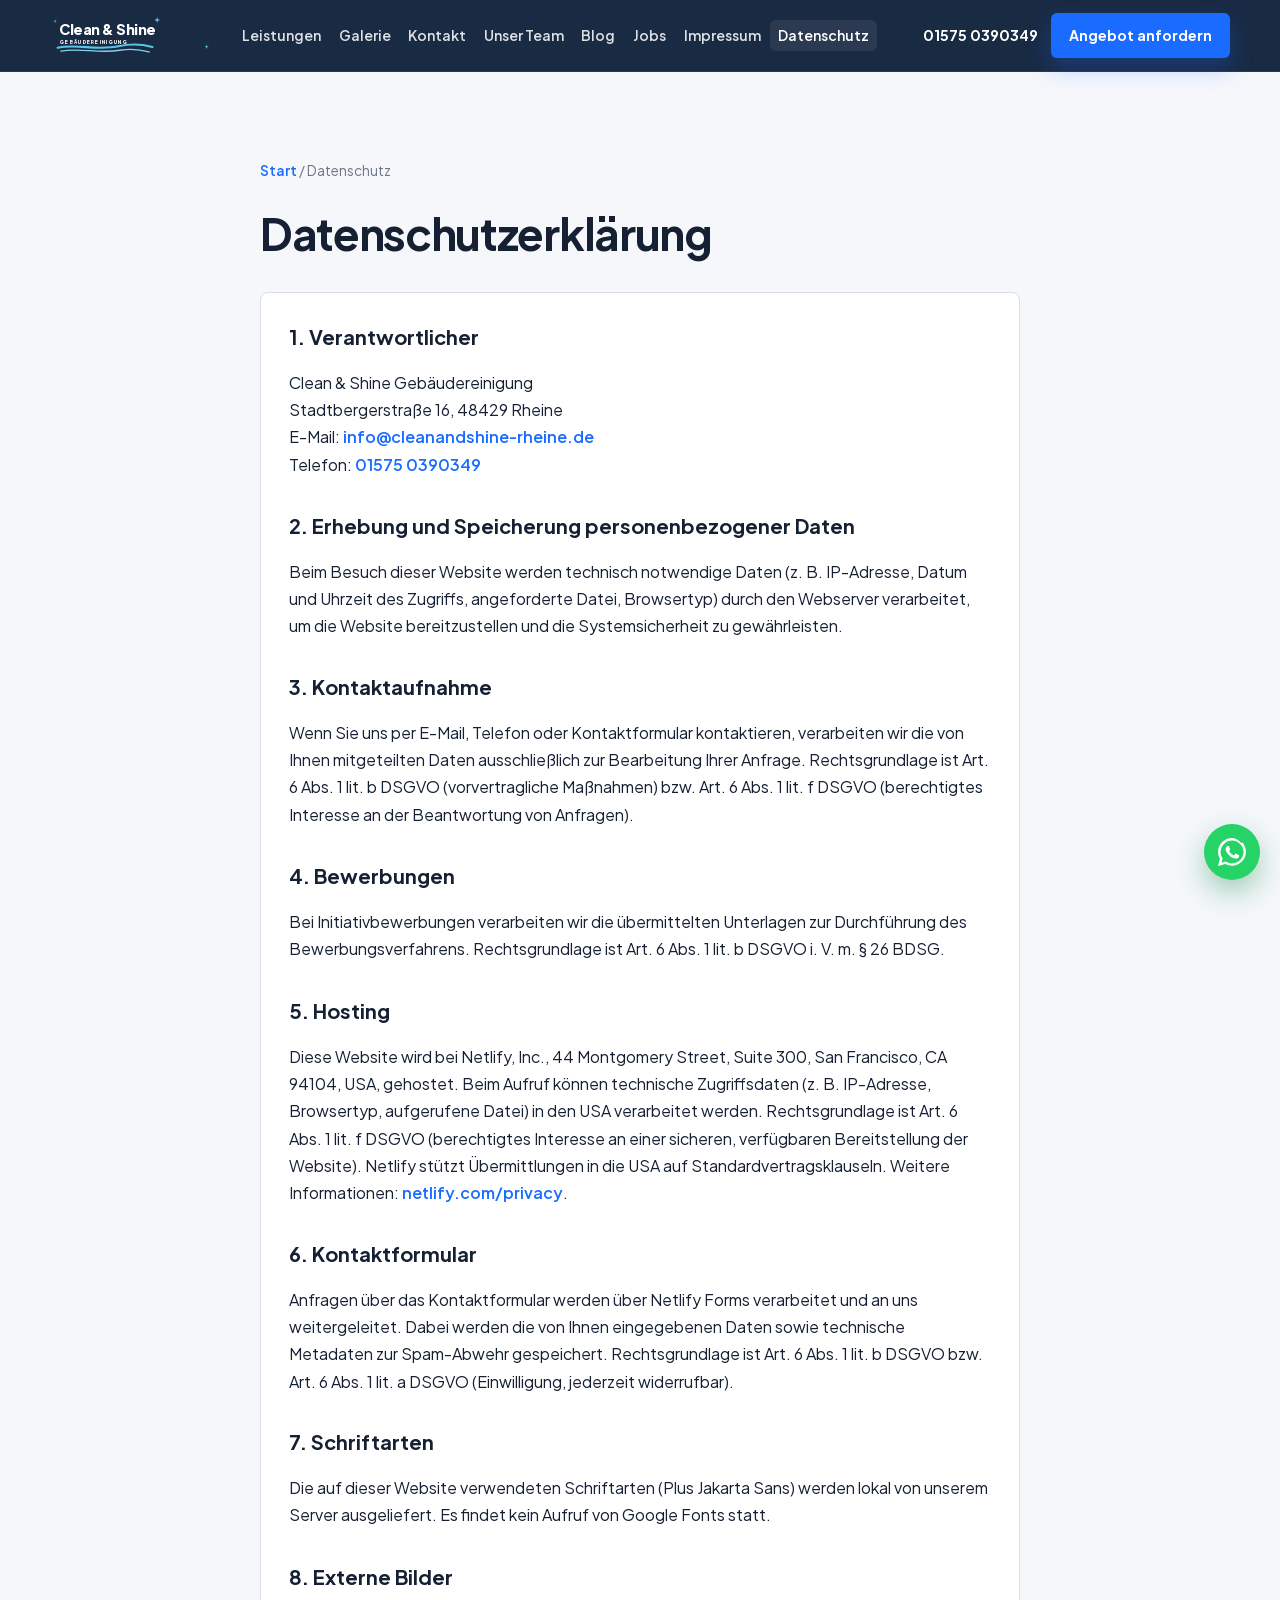
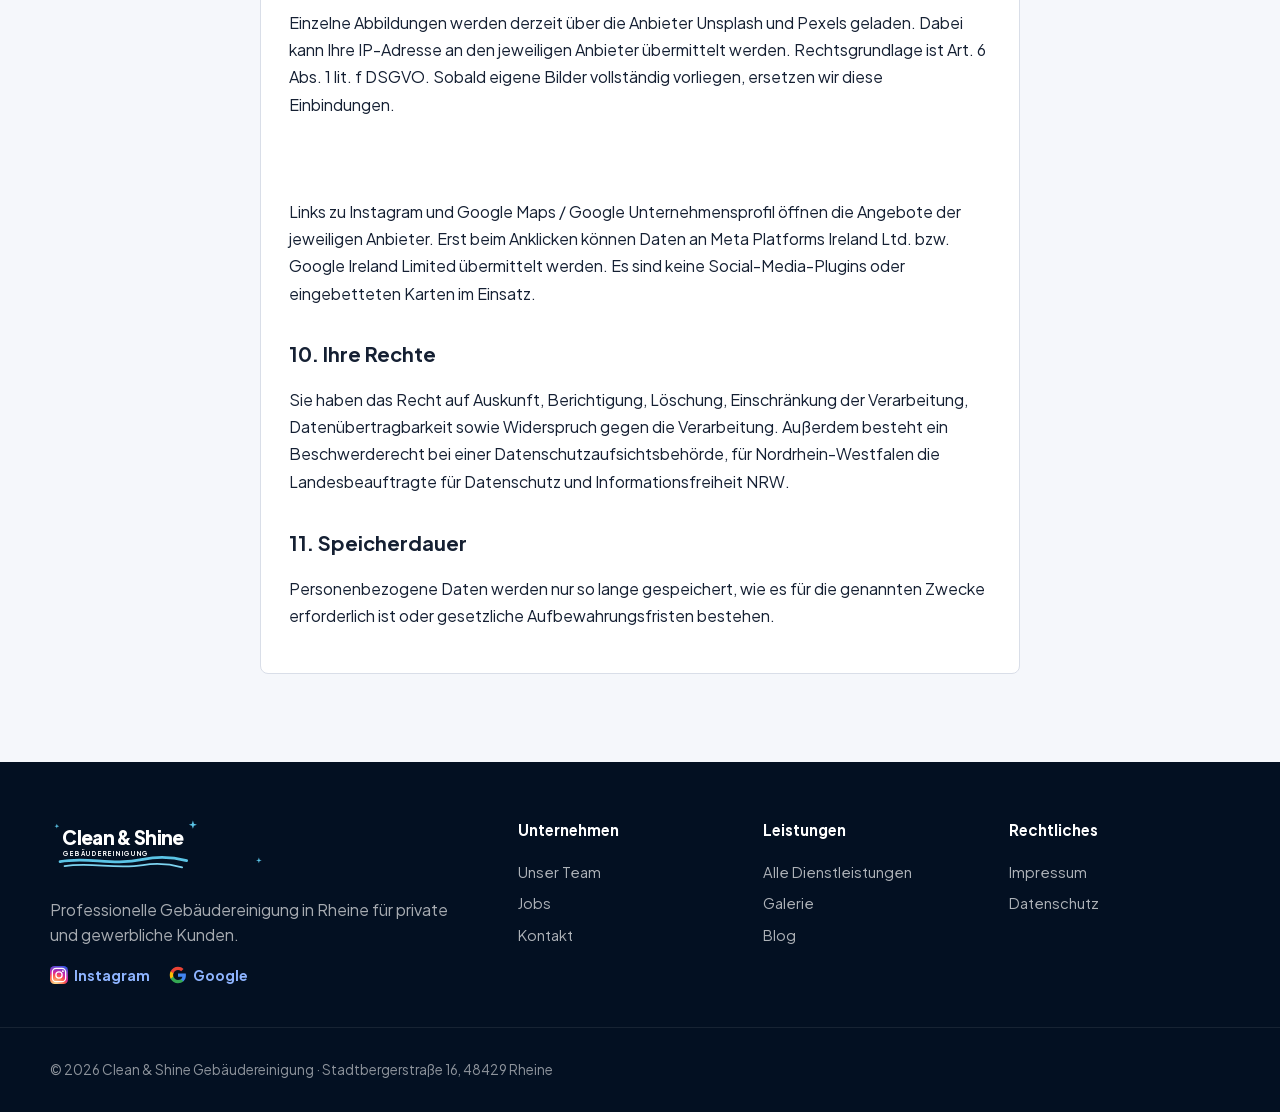
<file: datenschutz.html>
<!DOCTYPE html>
<html lang="de">
<head>
  <meta charset="UTF-8">
  <meta name="viewport" content="width=device-width, initial-scale=1.0">
  <title>Datenschutz | Clean &amp; Shine Rheine</title>
  <meta name="description" content="Datenschutzerklärung von Clean &amp; Shine Gebäudereinigung in Rheine.">
  <meta name="robots" content="index, follow">
  <link rel="canonical" href="https://www.cleanandshine-rheine.de/datenschutz/">
  <meta property="og:title" content="Datenschutz | Clean &amp; Shine Rheine">
  <meta property="og:description" content="Datenschutzerklärung von Clean &amp; Shine Gebäudereinigung in Rheine.">
  <meta property="og:type" content="website">
  <meta property="og:locale" content="de_DE">
  <meta property="og:url" content="https://www.cleanandshine-rheine.de/datenschutz/">
  <meta property="og:image" content="https://www.cleanandshine-rheine.de/assets/og-image.png">
  <meta property="og:image:width" content="1200">
  <meta property="og:image:height" content="630">
  <meta property="og:site_name" content="Clean &amp; Shine Gebäudereinigung">
  <meta name="twitter:card" content="summary_large_image">
  <meta name="theme-color" content="#061833">
  <link rel="icon" href="assets/favicon.svg" type="image/svg+xml">
  <link rel="icon" href="assets/favicon.ico" sizes="32x32">
  <link rel="apple-touch-icon" href="assets/apple-touch-icon.png">
  <link rel="stylesheet" href="css/fonts.css?v=6">
  <link rel="stylesheet" href="css/styles.css?v=6">
</head>
<body>
  <a class="skip-link" href="#main">Zum Inhalt springen</a>

  <header class="site-header" id="top">
    <div class="container header-inner">
      <a class="logo" href="index.html" aria-label="Clean &amp; Shine Startseite">
        <svg class="logo-img" viewBox="0 0 400 100" width="208" height="52" role="img" aria-hidden="true" focusable="false">
          <path fill="#5bc4e6" d="M12.2 10.4 13.2 13.6 16.4 14.6 13.2 15.6 12.2 18.8 11.2 15.6 8 14.6 11.2 13.6Z"/>
          <path fill="#5bc4e6" d="M255.2 4.6 257 10.1 262.4 11.9 257 13.7 255.2 19.2 253.4 13.7 248 11.9 253.4 10.1Z"/>
          <path fill="#5bc4e6" d="M373 70.5 374.2 74.4 378.1 75.6 374.2 76.8 373 80.7 371.8 76.8 367.9 75.6 371.8 74.4Z"/>
          <path d="M18 78c48-10 92 8 148-4 28-6 54-4 78 2" fill="none" stroke="#5bc4e6" stroke-width="5" stroke-linecap="round"/>
          <path d="M26 86c46-8 90 6 140-2 24-4 48-2 70 4" fill="none" stroke="#7dd3f0" stroke-width="3.2" stroke-linecap="round"/>
          <text x="22" y="48" fill="#fff" font-family="Plus Jakarta Sans, Arial Black, Arial, sans-serif" font-size="34" font-weight="800" letter-spacing="-1.2">Clean &amp; Shine</text>
          <text x="24" y="68" fill="#fff" font-family="Plus Jakarta Sans, Arial, sans-serif" font-size="11" font-weight="700" letter-spacing="3.1">GEBÄUDEREINIGUNG</text>
        </svg>
      </a>

      <button class="nav-toggle" type="button" aria-expanded="false" aria-controls="mobile-panel" aria-label="Menü öffnen">
        <span></span><span></span><span></span>
      </button>

      <div class="mobile-panel" id="mobile-panel">
        <nav class="site-nav" id="site-nav" data-overflow-nav aria-label="Hauptnavigation">
          <ul>
            <li><a href="dienstleistungen.html">Leistungen</a></li>
            <li><a href="galerie.html">Galerie</a></li>
            <li><a href="kontakt.html">Kontakt</a></li>
            <li><a href="unser-team.html">Unser Team</a></li>
            <li><a href="blog.html">Blog</a></li>
            <li><a href="jobs.html">Jobs</a></li>
            <li><a href="impressum.html">Impressum</a></li>
            <li><a href="datenschutz.html" class="is-active">Datenschutz</a></li>
            <li class="has-dropdown nav-more" hidden>
              <button class="nav-more-btn" type="button" aria-expanded="false" aria-haspopup="true">
                Mehr <span aria-hidden="true">▾</span>
              </button>
              <ul class="dropdown"></ul>
            </li>
          </ul>
        </nav>

        <div class="header-cta">
          <a class="header-phone" href="tel:+4915750390349">01575 0390349</a>
          <a class="btn btn-primary" href="kontakt.html">Angebot anfordern</a>
        </div>
      </div>
    </div>
  </header>

  <main id="main">
    <section class="legal-page section">
      <div class="container legal-inner">
      <nav class="breadcrumbs" aria-label="Brotkrumen">
            <a href="index.html">Start</a> / <span>Datenschutz</span>
      </nav>
        <h1>Datenschutzerklärung</h1>
        <div class="legal-card prose">
          <h2>1. Verantwortlicher</h2>
          <p>
            Clean &amp; Shine Gebäudereinigung<br>
            Stadtbergerstraße 16, 48429 Rheine<br>
            E-Mail: <a href="mailto:info@cleanandshine-rheine.de">info@cleanandshine-rheine.de</a><br>
            Telefon: <a href="tel:+4915750390349">01575 0390349</a>
          </p>
          <h2>2. Erhebung und Speicherung personenbezogener Daten</h2>
          <p>Beim Besuch dieser Website werden technisch notwendige Daten (z.&nbsp;B. IP-Adresse, Datum und Uhrzeit des Zugriffs, angeforderte Datei, Browsertyp) durch den Webserver verarbeitet, um die Website bereitzustellen und die Systemsicherheit zu gewährleisten.</p>
          <h2>3. Kontaktaufnahme</h2>
          <p>Wenn Sie uns per E-Mail, Telefon oder Kontaktformular kontaktieren, verarbeiten wir die von Ihnen mitgeteilten Daten ausschließlich zur Bearbeitung Ihrer Anfrage. Rechtsgrundlage ist Art. 6 Abs. 1 lit. b DSGVO (vorvertragliche Maßnahmen) bzw. Art. 6 Abs. 1 lit. f DSGVO (berechtigtes Interesse an der Beantwortung von Anfragen).</p>
          <h2>4. Bewerbungen</h2>
          <p>Bei Initiativbewerbungen verarbeiten wir die übermittelten Unterlagen zur Durchführung des Bewerbungsverfahrens. Rechtsgrundlage ist Art. 6 Abs. 1 lit. b DSGVO i. V. m. § 26 BDSG.</p>
          <h2>5. Hosting</h2>
          <p>Diese Website wird bei Netlify, Inc., 44 Montgomery Street, Suite 300, San Francisco, CA 94104, USA, gehostet. Beim Aufruf können technische Zugriffsdaten (z.&nbsp;B. IP-Adresse, Browsertyp, aufgerufene Datei) in den USA verarbeitet werden. Rechtsgrundlage ist Art. 6 Abs. 1 lit. f DSGVO (berechtigtes Interesse an einer sicheren, verfügbaren Bereitstellung der Website). Netlify stützt Übermittlungen in die USA auf Standardvertragsklauseln. Weitere Informationen: <a href="https://www.netlify.com/privacy/" target="_blank" rel="noopener noreferrer">netlify.com/privacy</a>.</p>
          <h2>6. Kontaktformular</h2>
          <p>Anfragen über das Kontaktformular werden über Netlify Forms verarbeitet und an uns weitergeleitet. Dabei werden die von Ihnen eingegebenen Daten sowie technische Metadaten zur Spam-Abwehr gespeichert. Rechtsgrundlage ist Art. 6 Abs. 1 lit. b DSGVO bzw. Art. 6 Abs. 1 lit. a DSGVO (Einwilligung, jederzeit widerrufbar).</p>
          <h2>7. Schriftarten</h2>
          <p>Die auf dieser Website verwendeten Schriftarten (Plus Jakarta Sans) werden lokal von unserem Server ausgeliefert. Es findet kein Aufruf von Google Fonts statt.</p>
          <h2>8. Externe Bilder</h2>
          <p>Einzelne Abbildungen werden derzeit über die Anbieter Unsplash und Pexels geladen. Dabei kann Ihre IP-Adresse an den jeweiligen Anbieter übermittelt werden. Rechtsgrundlage ist Art. 6 Abs. 1 lit. f DSGVO. Sobald eigene Bilder vollständig vorliegen, ersetzen wir diese Einbindungen.</p>
          <h2>9. Externe Links</h2>
          <p>Links zu Instagram und Google Maps / Google Unternehmensprofil öffnen die Angebote der jeweiligen Anbieter. Erst beim Anklicken können Daten an Meta Platforms Ireland Ltd. bzw. Google Ireland Limited übermittelt werden. Es sind keine Social-Media-Plugins oder eingebetteten Karten im Einsatz.</p>
          <h2>10. Ihre Rechte</h2>
          <p>Sie haben das Recht auf Auskunft, Berichtigung, Löschung, Einschränkung der Verarbeitung, Datenübertragbarkeit sowie Widerspruch gegen die Verarbeitung. Außerdem besteht ein Beschwerderecht bei einer Datenschutzaufsichtsbehörde, für Nordrhein-Westfalen die Landesbeauftragte für Datenschutz und Informationsfreiheit NRW.</p>
          <h2>11. Speicherdauer</h2>
          <p>Personenbezogene Daten werden nur so lange gespeichert, wie es für die genannten Zwecke erforderlich ist oder gesetzliche Aufbewahrungsfristen bestehen.</p>
        </div>
      </div>
    </section>

  </main>

  <footer class="site-footer">
    <div class="container footer-inner">
      <div class="footer-brand">
        <a class="logo" href="index.html">
          <svg class="logo-img" viewBox="0 0 400 100" width="208" height="52" role="img" aria-hidden="true" focusable="false">
          <path fill="#5bc4e6" d="M12.2 10.4 13.2 13.6 16.4 14.6 13.2 15.6 12.2 18.8 11.2 15.6 8 14.6 11.2 13.6Z"/>
          <path fill="#5bc4e6" d="M255.2 4.6 257 10.1 262.4 11.9 257 13.7 255.2 19.2 253.4 13.7 248 11.9 253.4 10.1Z"/>
          <path fill="#5bc4e6" d="M373 70.5 374.2 74.4 378.1 75.6 374.2 76.8 373 80.7 371.8 76.8 367.9 75.6 371.8 74.4Z"/>
          <path d="M18 78c48-10 92 8 148-4 28-6 54-4 78 2" fill="none" stroke="#5bc4e6" stroke-width="5" stroke-linecap="round"/>
          <path d="M26 86c46-8 90 6 140-2 24-4 48-2 70 4" fill="none" stroke="#7dd3f0" stroke-width="3.2" stroke-linecap="round"/>
          <text x="22" y="48" fill="#fff" font-family="Plus Jakarta Sans, Arial Black, Arial, sans-serif" font-size="34" font-weight="800" letter-spacing="-1.2">Clean &amp; Shine</text>
          <text x="24" y="68" fill="#fff" font-family="Plus Jakarta Sans, Arial, sans-serif" font-size="11" font-weight="700" letter-spacing="3.1">GEBÄUDEREINIGUNG</text>
        </svg>
        </a>
        <p>Professionelle Gebäudereinigung in Rheine für private und gewerbliche Kunden.</p>
        <p class="footer-social">
          <a href="https://www.instagram.com/cs_gebaeudereinigung.de/" target="_blank" rel="noopener noreferrer">
            <img src="assets/icon-instagram.svg" alt="" width="18" height="18">
            Instagram
          </a>
          <a href="https://www.google.com/maps/place/Clean+%26+Shine+Geb%C3%A4udereinigung/@52.2833204,7.4421684,17z/data=!3m1!4b1!4m6!3m5!1s0x47b83324f69226dd:0xaef75c7b70d59163!8m2!3d52.2833204!4d7.4421684!16s%2Fg%2F11x160_1mc" target="_blank" rel="noopener noreferrer">
            <img src="assets/icon-google.svg" alt="" width="18" height="18">
            Google
          </a>
        </p>
      </div>
      <div class="footer-cols">
        <div>
          <h3>Unternehmen</h3>
          <ul>
            <li><a href="unser-team.html">Unser Team</a></li>
            <li><a href="jobs.html">Jobs</a></li>
            <li><a href="kontakt.html">Kontakt</a></li>
          </ul>
        </div>
        <div>
          <h3>Leistungen</h3>
          <ul>
            <li><a href="dienstleistungen.html">Alle Dienstleistungen</a></li>
            <li><a href="galerie.html">Galerie</a></li>
            <li><a href="blog.html">Blog</a></li>
          </ul>
        </div>
        <div>
          <h3>Rechtliches</h3>
          <ul>
            <li><a href="impressum.html">Impressum</a></li>
            <li><a href="datenschutz.html">Datenschutz</a></li>
          </ul>
        </div>
      </div>
    </div>
    <div class="footer-bottom">
      <div class="container">
        <p>© <span id="year"></span> Clean &amp; Shine Gebäudereinigung · Stadtbergerstraße 16, 48429 Rheine</p>
      </div>
    </div>
  </footer>

  <a class="whatsapp-float" href="https://wa.me/4915750390349" target="_blank" rel="noopener noreferrer" aria-label="Per WhatsApp schreiben">
    <svg viewBox="0 0 24 24" aria-hidden="true" focusable="false"><path fill="currentColor" d="M17.47 14.38c-.28-.14-1.67-.82-1.93-.92-.26-.1-.45-.14-.64.14-.19.28-.74.92-.9 1.1-.17.19-.33.21-.61.07-.28-.14-1.18-.43-2.25-1.38-.83-.74-1.39-1.65-1.55-1.93-.16-.28-.02-.43.12-.57.13-.13.28-.33.43-.5.14-.17.19-.28.28-.47.1-.19.05-.35-.02-.5-.07-.14-.64-1.54-.88-2.11-.23-.55-.47-.48-.64-.48h-.55c-.19 0-.5.07-.76.35-.26.28-1 1-1 2.43s1.02 2.82 1.17 3.02c.14.19 2.01 3.07 4.87 4.3 1.81.78 2.52.86 3.43.72.52-.08 1.67-.68 1.9-1.34.24-.66.24-1.22.17-1.34-.07-.11-.25-.18-.53-.32zM12.04 21.8h-.01a9.8 9.8 0 0 1-4.99-1.37l-.36-.21-3.7.97.99-3.61-.23-.37a9.8 9.8 0 1 1 8.3 4.59zm8.29-17.13A11.76 11.76 0 0 0 12.03 0C5.44 0 .08 5.35.08 11.93c0 2.1.55 4.15 1.6 5.96L0 24l6.26-1.64a11.9 11.9 0 0 0 5.77 1.47h.01c6.59 0 11.95-5.36 11.95-11.94 0-3.19-1.24-6.19-3.5-8.44z"/></svg>
  </a>

  <script src="js/main.js?v=6" defer></script>
</body>
</html>
</file>
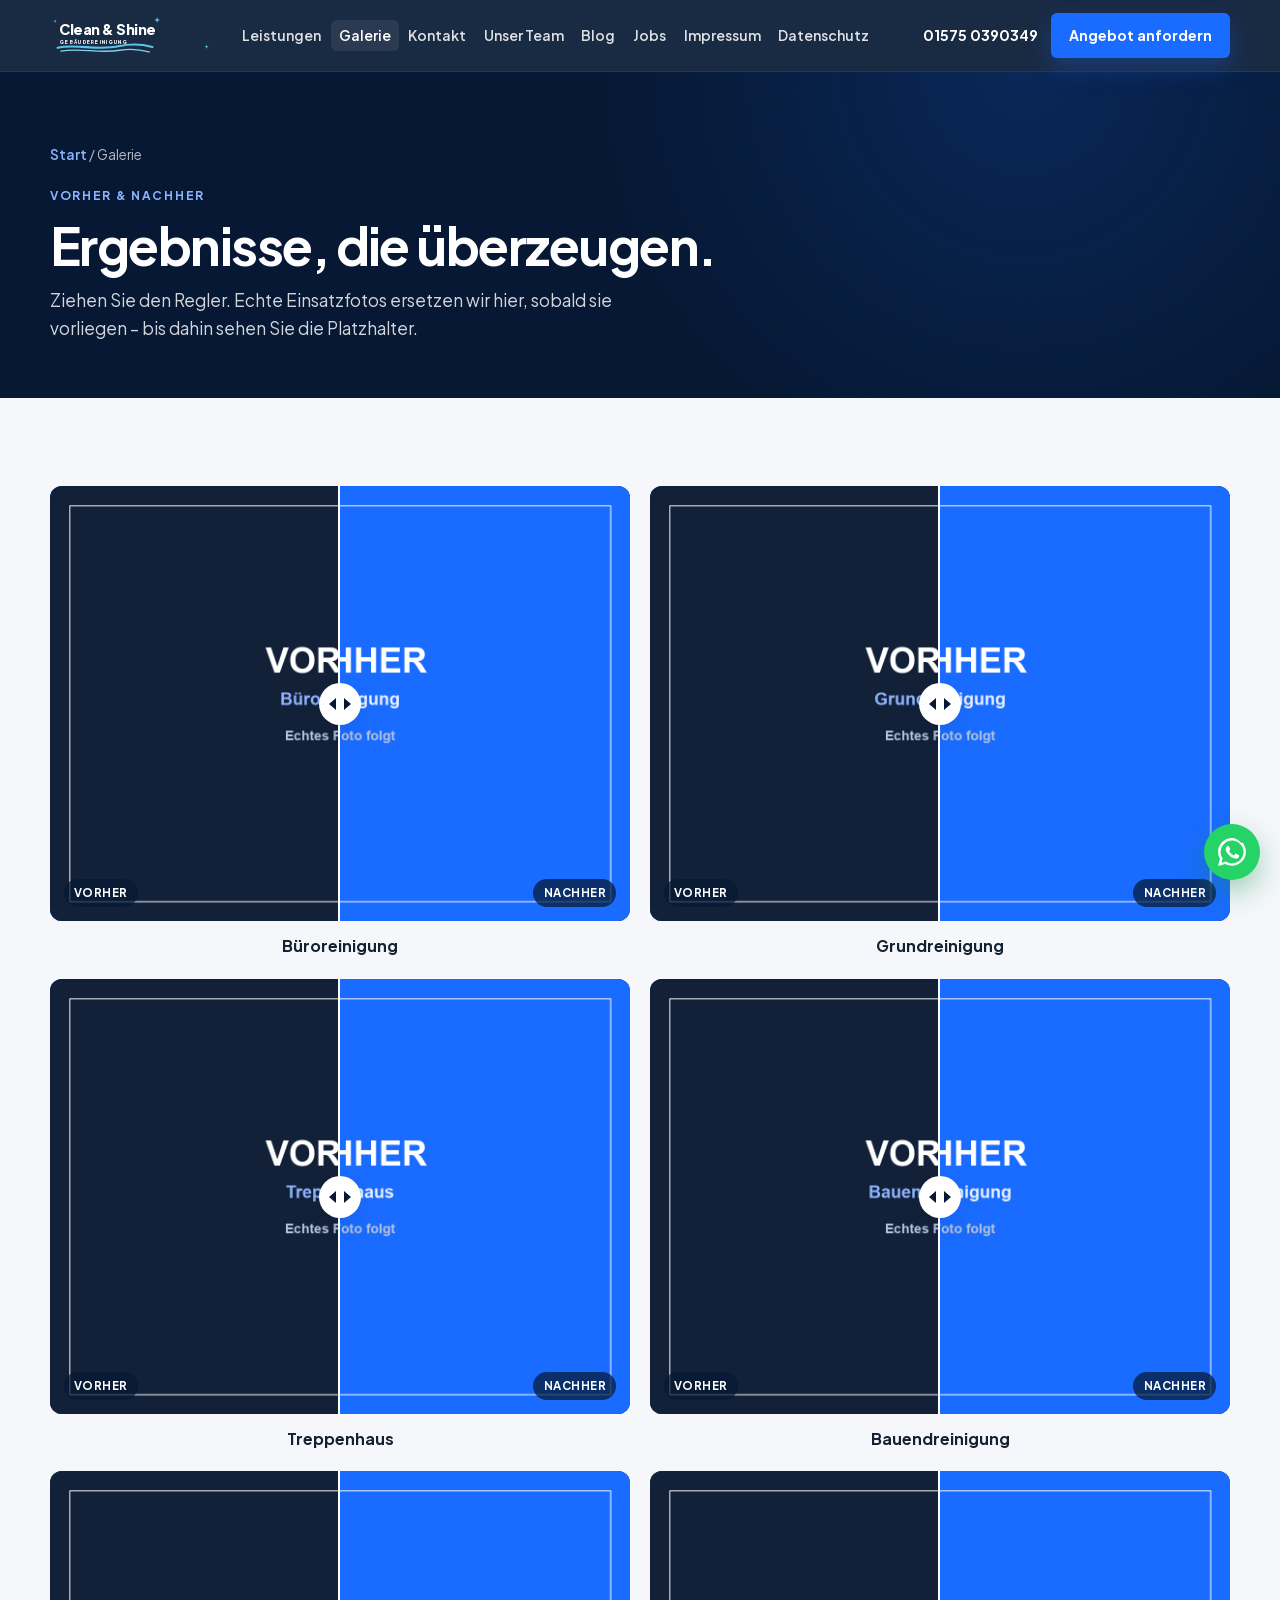
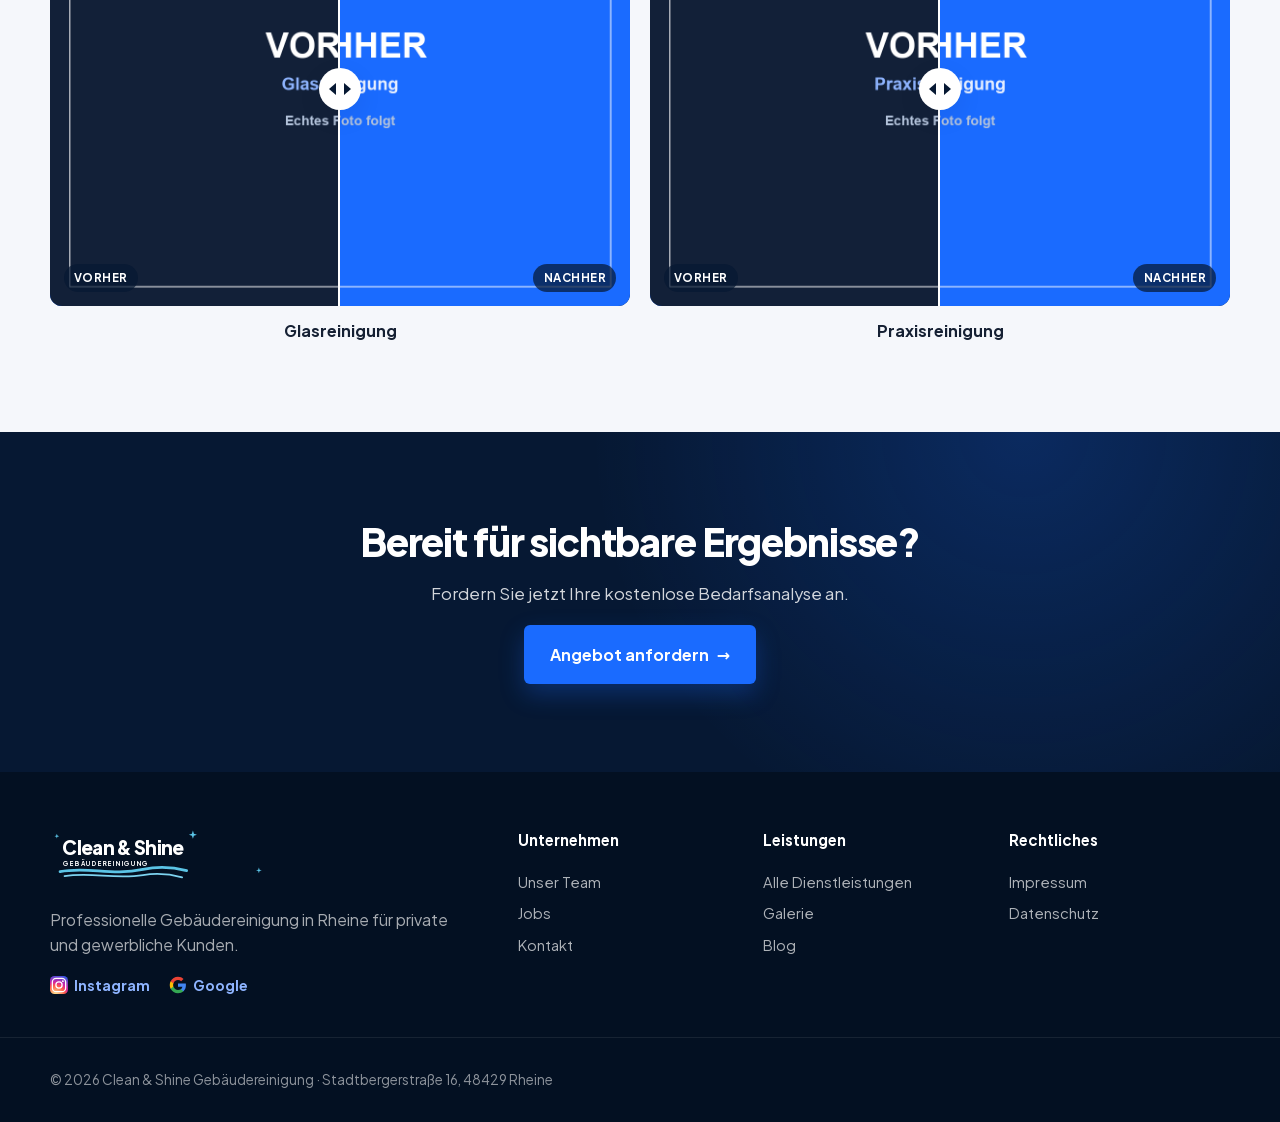
<file: galerie.html>
<!DOCTYPE html>
<html lang="de">
<head>
  <meta charset="UTF-8">
  <meta name="viewport" content="width=device-width, initial-scale=1.0">
  <title>Galerie | Clean &amp; Shine Rheine</title>
  <meta name="description" content="Vorher-Nachher-Galerie: Überzeugen Sie sich von den Reinigungsergebnissen von Clean &amp; Shine in Rheine.">
  <meta name="robots" content="index, follow">
  <link rel="canonical" href="https://www.cleanandshine-rheine.de/galerie/">
  <meta property="og:title" content="Galerie | Clean &amp; Shine Rheine">
  <meta property="og:description" content="Vorher-Nachher-Galerie: Überzeugen Sie sich von den Reinigungsergebnissen von Clean &amp; Shine in Rheine.">
  <meta property="og:type" content="website">
  <meta property="og:locale" content="de_DE">
  <meta property="og:url" content="https://www.cleanandshine-rheine.de/galerie/">
  <meta property="og:image" content="https://www.cleanandshine-rheine.de/assets/og-image.png">
  <meta property="og:image:width" content="1200">
  <meta property="og:image:height" content="630">
  <meta property="og:site_name" content="Clean &amp; Shine Gebäudereinigung">
  <meta name="twitter:card" content="summary_large_image">
  <meta name="theme-color" content="#061833">
  <link rel="icon" href="assets/favicon.svg" type="image/svg+xml">
  <link rel="icon" href="assets/favicon.ico" sizes="32x32">
  <link rel="apple-touch-icon" href="assets/apple-touch-icon.png">
  <link rel="stylesheet" href="css/fonts.css?v=6">
  <link rel="stylesheet" href="css/styles.css?v=6">
</head>
<body>
  <a class="skip-link" href="#main">Zum Inhalt springen</a>

  <header class="site-header" id="top">
    <div class="container header-inner">
      <a class="logo" href="index.html" aria-label="Clean &amp; Shine Startseite">
        <svg class="logo-img" viewBox="0 0 400 100" width="208" height="52" role="img" aria-hidden="true" focusable="false">
          <path fill="#5bc4e6" d="M12.2 10.4 13.2 13.6 16.4 14.6 13.2 15.6 12.2 18.8 11.2 15.6 8 14.6 11.2 13.6Z"/>
          <path fill="#5bc4e6" d="M255.2 4.6 257 10.1 262.4 11.9 257 13.7 255.2 19.2 253.4 13.7 248 11.9 253.4 10.1Z"/>
          <path fill="#5bc4e6" d="M373 70.5 374.2 74.4 378.1 75.6 374.2 76.8 373 80.7 371.8 76.8 367.9 75.6 371.8 74.4Z"/>
          <path d="M18 78c48-10 92 8 148-4 28-6 54-4 78 2" fill="none" stroke="#5bc4e6" stroke-width="5" stroke-linecap="round"/>
          <path d="M26 86c46-8 90 6 140-2 24-4 48-2 70 4" fill="none" stroke="#7dd3f0" stroke-width="3.2" stroke-linecap="round"/>
          <text x="22" y="48" fill="#fff" font-family="Plus Jakarta Sans, Arial Black, Arial, sans-serif" font-size="34" font-weight="800" letter-spacing="-1.2">Clean &amp; Shine</text>
          <text x="24" y="68" fill="#fff" font-family="Plus Jakarta Sans, Arial, sans-serif" font-size="11" font-weight="700" letter-spacing="3.1">GEBÄUDEREINIGUNG</text>
        </svg>
      </a>

      <button class="nav-toggle" type="button" aria-expanded="false" aria-controls="mobile-panel" aria-label="Menü öffnen">
        <span></span><span></span><span></span>
      </button>

      <div class="mobile-panel" id="mobile-panel">
        <nav class="site-nav" id="site-nav" data-overflow-nav aria-label="Hauptnavigation">
          <ul>
            <li><a href="dienstleistungen.html">Leistungen</a></li>
            <li><a href="galerie.html" class="is-active">Galerie</a></li>
            <li><a href="kontakt.html">Kontakt</a></li>
            <li><a href="unser-team.html">Unser Team</a></li>
            <li><a href="blog.html">Blog</a></li>
            <li><a href="jobs.html">Jobs</a></li>
            <li><a href="impressum.html">Impressum</a></li>
            <li><a href="datenschutz.html">Datenschutz</a></li>
            <li class="has-dropdown nav-more" hidden>
              <button class="nav-more-btn" type="button" aria-expanded="false" aria-haspopup="true">
                Mehr <span aria-hidden="true">▾</span>
              </button>
              <ul class="dropdown"></ul>
            </li>
          </ul>
        </nav>

        <div class="header-cta">
          <a class="header-phone" href="tel:+4915750390349">01575 0390349</a>
          <a class="btn btn-primary" href="kontakt.html">Angebot anfordern</a>
        </div>
      </div>
    </div>
  </header>

  <main id="main">
    <section class="page-hero">
      <div class="container">
      <nav class="breadcrumbs" aria-label="Brotkrumen">
            <a href="index.html">Start</a> / <span>Galerie</span>
      </nav>
        <p class="eyebrow">Vorher &amp; Nachher</p>
        <h1>Ergebnisse, die überzeugen.</h1>
        <p class="page-lead">Ziehen Sie den Regler. Echte Einsatzfotos ersetzen wir hier, sobald sie vorliegen – bis dahin sehen Sie die Platzhalter.</p>
      </div>
    </section>

    <section class="section">
      <div class="container ba-grid gallery-grid">
        <figure class="ba-slider gallery-item" data-ba>
          <div class="ba-frame">
            <img class="ba-after" src="assets/gallery/buero-nachher.png" alt="Büroreinigung nach der Reinigung – Foto folgt" width="1200" height="900" loading="lazy">
            <div class="ba-before-wrap">
              <img class="ba-before" src="assets/gallery/buero-vorher.png" alt="Büroreinigung vor der Reinigung – Foto folgt" width="1200" height="900" loading="lazy">
            </div>
            <div class="ba-handle" role="slider" tabindex="0" aria-valuemin="0" aria-valuemax="100" aria-valuenow="50" aria-label="Vorher-Nachher Büroreinigung"><span></span></div>
            <span class="ba-label ba-label-before">Vorher</span>
            <span class="ba-label ba-label-after">Nachher</span>
          </div>
          <figcaption>Büroreinigung</figcaption>
        </figure>
        <figure class="ba-slider gallery-item" data-ba>
          <div class="ba-frame">
            <img class="ba-after" src="assets/gallery/grund-nachher.png" alt="Grundreinigung nach der Reinigung – Foto folgt" width="1200" height="900" loading="lazy">
            <div class="ba-before-wrap">
              <img class="ba-before" src="assets/gallery/grund-vorher.png" alt="Grundreinigung vor der Reinigung – Foto folgt" width="1200" height="900" loading="lazy">
            </div>
            <div class="ba-handle" role="slider" tabindex="0" aria-valuemin="0" aria-valuemax="100" aria-valuenow="50" aria-label="Vorher-Nachher Grundreinigung"><span></span></div>
            <span class="ba-label ba-label-before">Vorher</span>
            <span class="ba-label ba-label-after">Nachher</span>
          </div>
          <figcaption>Grundreinigung</figcaption>
        </figure>
        <figure class="ba-slider gallery-item" data-ba>
          <div class="ba-frame">
            <img class="ba-after" src="assets/gallery/treppe-nachher.png" alt="Treppenhaus nach der Reinigung – Foto folgt" width="1200" height="900" loading="lazy">
            <div class="ba-before-wrap">
              <img class="ba-before" src="assets/gallery/treppe-vorher.png" alt="Treppenhaus vor der Reinigung – Foto folgt" width="1200" height="900" loading="lazy">
            </div>
            <div class="ba-handle" role="slider" tabindex="0" aria-valuemin="0" aria-valuemax="100" aria-valuenow="50" aria-label="Vorher-Nachher Treppenhaus"><span></span></div>
            <span class="ba-label ba-label-before">Vorher</span>
            <span class="ba-label ba-label-after">Nachher</span>
          </div>
          <figcaption>Treppenhaus</figcaption>
        </figure>
        <figure class="ba-slider gallery-item" data-ba>
          <div class="ba-frame">
            <img class="ba-after" src="assets/gallery/bauende-nachher.png" alt="Bauendreinigung nach der Reinigung – Foto folgt" width="1200" height="900" loading="lazy">
            <div class="ba-before-wrap">
              <img class="ba-before" src="assets/gallery/bauende-vorher.png" alt="Bauendreinigung vor der Reinigung – Foto folgt" width="1200" height="900" loading="lazy">
            </div>
            <div class="ba-handle" role="slider" tabindex="0" aria-valuemin="0" aria-valuemax="100" aria-valuenow="50" aria-label="Vorher-Nachher Bauendreinigung"><span></span></div>
            <span class="ba-label ba-label-before">Vorher</span>
            <span class="ba-label ba-label-after">Nachher</span>
          </div>
          <figcaption>Bauendreinigung</figcaption>
        </figure>
        <figure class="ba-slider gallery-item" data-ba>
          <div class="ba-frame">
            <img class="ba-after" src="assets/gallery/glas-nachher.png" alt="Glasreinigung nach der Reinigung – Foto folgt" width="1200" height="900" loading="lazy">
            <div class="ba-before-wrap">
              <img class="ba-before" src="assets/gallery/glas-vorher.png" alt="Glasreinigung vor der Reinigung – Foto folgt" width="1200" height="900" loading="lazy">
            </div>
            <div class="ba-handle" role="slider" tabindex="0" aria-valuemin="0" aria-valuemax="100" aria-valuenow="50" aria-label="Vorher-Nachher Glasreinigung"><span></span></div>
            <span class="ba-label ba-label-before">Vorher</span>
            <span class="ba-label ba-label-after">Nachher</span>
          </div>
          <figcaption>Glasreinigung</figcaption>
        </figure>
        <figure class="ba-slider gallery-item" data-ba>
          <div class="ba-frame">
            <img class="ba-after" src="assets/gallery/praxis-nachher.png" alt="Praxisreinigung nach der Reinigung – Foto folgt" width="1200" height="900" loading="lazy">
            <div class="ba-before-wrap">
              <img class="ba-before" src="assets/gallery/praxis-vorher.png" alt="Praxisreinigung vor der Reinigung – Foto folgt" width="1200" height="900" loading="lazy">
            </div>
            <div class="ba-handle" role="slider" tabindex="0" aria-valuemin="0" aria-valuemax="100" aria-valuenow="50" aria-label="Vorher-Nachher Praxisreinigung"><span></span></div>
            <span class="ba-label ba-label-before">Vorher</span>
            <span class="ba-label ba-label-after">Nachher</span>
          </div>
          <figcaption>Praxisreinigung</figcaption>
        </figure>
      </div>
    </section>

    <section class="cta-banner section">
      <div class="container cta-inner">
        <h2>Bereit für sichtbare Ergebnisse?</h2>
        <p>Fordern Sie jetzt Ihre kostenlose Bedarfsanalyse an.</p>
        <a class="btn btn-primary btn-lg" href="kontakt.html">Angebot anfordern <span aria-hidden="true">→</span></a>
      </div>
    </section>

  </main>

  <footer class="site-footer">
    <div class="container footer-inner">
      <div class="footer-brand">
        <a class="logo" href="index.html">
          <svg class="logo-img" viewBox="0 0 400 100" width="208" height="52" role="img" aria-hidden="true" focusable="false">
          <path fill="#5bc4e6" d="M12.2 10.4 13.2 13.6 16.4 14.6 13.2 15.6 12.2 18.8 11.2 15.6 8 14.6 11.2 13.6Z"/>
          <path fill="#5bc4e6" d="M255.2 4.6 257 10.1 262.4 11.9 257 13.7 255.2 19.2 253.4 13.7 248 11.9 253.4 10.1Z"/>
          <path fill="#5bc4e6" d="M373 70.5 374.2 74.4 378.1 75.6 374.2 76.8 373 80.7 371.8 76.8 367.9 75.6 371.8 74.4Z"/>
          <path d="M18 78c48-10 92 8 148-4 28-6 54-4 78 2" fill="none" stroke="#5bc4e6" stroke-width="5" stroke-linecap="round"/>
          <path d="M26 86c46-8 90 6 140-2 24-4 48-2 70 4" fill="none" stroke="#7dd3f0" stroke-width="3.2" stroke-linecap="round"/>
          <text x="22" y="48" fill="#fff" font-family="Plus Jakarta Sans, Arial Black, Arial, sans-serif" font-size="34" font-weight="800" letter-spacing="-1.2">Clean &amp; Shine</text>
          <text x="24" y="68" fill="#fff" font-family="Plus Jakarta Sans, Arial, sans-serif" font-size="11" font-weight="700" letter-spacing="3.1">GEBÄUDEREINIGUNG</text>
        </svg>
        </a>
        <p>Professionelle Gebäudereinigung in Rheine für private und gewerbliche Kunden.</p>
        <p class="footer-social">
          <a href="https://www.instagram.com/cs_gebaeudereinigung.de/" target="_blank" rel="noopener noreferrer">
            <img src="assets/icon-instagram.svg" alt="" width="18" height="18">
            Instagram
          </a>
          <a href="https://www.google.com/maps/place/Clean+%26+Shine+Geb%C3%A4udereinigung/@52.2833204,7.4421684,17z/data=!3m1!4b1!4m6!3m5!1s0x47b83324f69226dd:0xaef75c7b70d59163!8m2!3d52.2833204!4d7.4421684!16s%2Fg%2F11x160_1mc" target="_blank" rel="noopener noreferrer">
            <img src="assets/icon-google.svg" alt="" width="18" height="18">
            Google
          </a>
        </p>
      </div>
      <div class="footer-cols">
        <div>
          <h3>Unternehmen</h3>
          <ul>
            <li><a href="unser-team.html">Unser Team</a></li>
            <li><a href="jobs.html">Jobs</a></li>
            <li><a href="kontakt.html">Kontakt</a></li>
          </ul>
        </div>
        <div>
          <h3>Leistungen</h3>
          <ul>
            <li><a href="dienstleistungen.html">Alle Dienstleistungen</a></li>
            <li><a href="galerie.html">Galerie</a></li>
            <li><a href="blog.html">Blog</a></li>
          </ul>
        </div>
        <div>
          <h3>Rechtliches</h3>
          <ul>
            <li><a href="impressum.html">Impressum</a></li>
            <li><a href="datenschutz.html">Datenschutz</a></li>
          </ul>
        </div>
      </div>
    </div>
    <div class="footer-bottom">
      <div class="container">
        <p>© <span id="year"></span> Clean &amp; Shine Gebäudereinigung · Stadtbergerstraße 16, 48429 Rheine</p>
      </div>
    </div>
  </footer>

  <a class="whatsapp-float" href="https://wa.me/4915750390349" target="_blank" rel="noopener noreferrer" aria-label="Per WhatsApp schreiben">
    <svg viewBox="0 0 24 24" aria-hidden="true" focusable="false"><path fill="currentColor" d="M17.47 14.38c-.28-.14-1.67-.82-1.93-.92-.26-.1-.45-.14-.64.14-.19.28-.74.92-.9 1.1-.17.19-.33.21-.61.07-.28-.14-1.18-.43-2.25-1.38-.83-.74-1.39-1.65-1.55-1.93-.16-.28-.02-.43.12-.57.13-.13.28-.33.43-.5.14-.17.19-.28.28-.47.1-.19.05-.35-.02-.5-.07-.14-.64-1.54-.88-2.11-.23-.55-.47-.48-.64-.48h-.55c-.19 0-.5.07-.76.35-.26.28-1 1-1 2.43s1.02 2.82 1.17 3.02c.14.19 2.01 3.07 4.87 4.3 1.81.78 2.52.86 3.43.72.52-.08 1.67-.68 1.9-1.34.24-.66.24-1.22.17-1.34-.07-.11-.25-.18-.53-.32zM12.04 21.8h-.01a9.8 9.8 0 0 1-4.99-1.37l-.36-.21-3.7.97.99-3.61-.23-.37a9.8 9.8 0 1 1 8.3 4.59zm8.29-17.13A11.76 11.76 0 0 0 12.03 0C5.44 0 .08 5.35.08 11.93c0 2.1.55 4.15 1.6 5.96L0 24l6.26-1.64a11.9 11.9 0 0 0 5.77 1.47h.01c6.59 0 11.95-5.36 11.95-11.94 0-3.19-1.24-6.19-3.5-8.44z"/></svg>
  </a>

  <script src="js/main.js?v=6" defer></script>
</body>
</html>
</file>
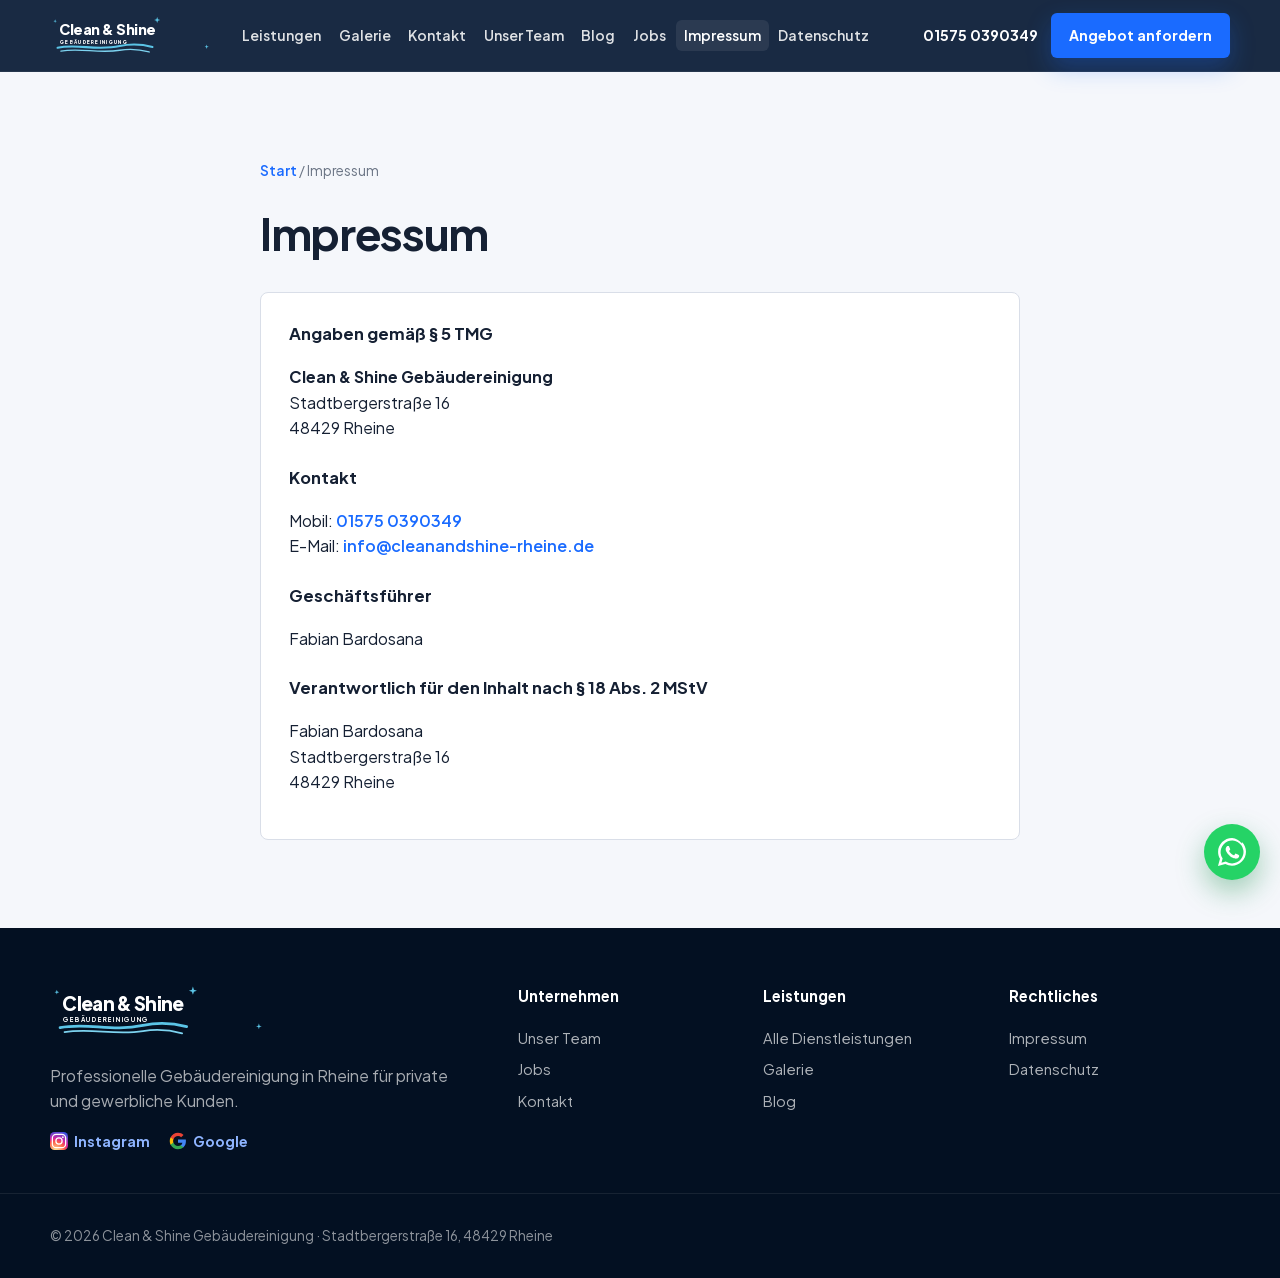
<file: impressum.html>
<!DOCTYPE html>
<html lang="de">
<head>
  <meta charset="UTF-8">
  <meta name="viewport" content="width=device-width, initial-scale=1.0">
  <title>Impressum | Clean &amp; Shine Rheine</title>
  <meta name="description" content="Impressum von Clean &amp; Shine Gebäudereinigung, Stadtbergerstraße 16, 48429 Rheine.">
  <meta name="robots" content="index, follow">
  <link rel="canonical" href="https://www.cleanandshine-rheine.de/impressum/">
  <meta property="og:title" content="Impressum | Clean &amp; Shine Rheine">
  <meta property="og:description" content="Impressum von Clean &amp; Shine Gebäudereinigung, Stadtbergerstraße 16, 48429 Rheine.">
  <meta property="og:type" content="website">
  <meta property="og:locale" content="de_DE">
  <meta property="og:url" content="https://www.cleanandshine-rheine.de/impressum/">
  <meta property="og:image" content="https://www.cleanandshine-rheine.de/assets/og-image.png">
  <meta property="og:image:width" content="1200">
  <meta property="og:image:height" content="630">
  <meta property="og:site_name" content="Clean &amp; Shine Gebäudereinigung">
  <meta name="twitter:card" content="summary_large_image">
  <meta name="theme-color" content="#061833">
  <link rel="icon" href="assets/favicon.svg" type="image/svg+xml">
  <link rel="icon" href="assets/favicon.ico" sizes="32x32">
  <link rel="apple-touch-icon" href="assets/apple-touch-icon.png">
  <link rel="stylesheet" href="css/fonts.css?v=6">
  <link rel="stylesheet" href="css/styles.css?v=6">
</head>
<body>
  <a class="skip-link" href="#main">Zum Inhalt springen</a>

  <header class="site-header" id="top">
    <div class="container header-inner">
      <a class="logo" href="index.html" aria-label="Clean &amp; Shine Startseite">
        <svg class="logo-img" viewBox="0 0 400 100" width="208" height="52" role="img" aria-hidden="true" focusable="false">
          <path fill="#5bc4e6" d="M12.2 10.4 13.2 13.6 16.4 14.6 13.2 15.6 12.2 18.8 11.2 15.6 8 14.6 11.2 13.6Z"/>
          <path fill="#5bc4e6" d="M255.2 4.6 257 10.1 262.4 11.9 257 13.7 255.2 19.2 253.4 13.7 248 11.9 253.4 10.1Z"/>
          <path fill="#5bc4e6" d="M373 70.5 374.2 74.4 378.1 75.6 374.2 76.8 373 80.7 371.8 76.8 367.9 75.6 371.8 74.4Z"/>
          <path d="M18 78c48-10 92 8 148-4 28-6 54-4 78 2" fill="none" stroke="#5bc4e6" stroke-width="5" stroke-linecap="round"/>
          <path d="M26 86c46-8 90 6 140-2 24-4 48-2 70 4" fill="none" stroke="#7dd3f0" stroke-width="3.2" stroke-linecap="round"/>
          <text x="22" y="48" fill="#fff" font-family="Plus Jakarta Sans, Arial Black, Arial, sans-serif" font-size="34" font-weight="800" letter-spacing="-1.2">Clean &amp; Shine</text>
          <text x="24" y="68" fill="#fff" font-family="Plus Jakarta Sans, Arial, sans-serif" font-size="11" font-weight="700" letter-spacing="3.1">GEBÄUDEREINIGUNG</text>
        </svg>
      </a>

      <button class="nav-toggle" type="button" aria-expanded="false" aria-controls="mobile-panel" aria-label="Menü öffnen">
        <span></span><span></span><span></span>
      </button>

      <div class="mobile-panel" id="mobile-panel">
        <nav class="site-nav" id="site-nav" data-overflow-nav aria-label="Hauptnavigation">
          <ul>
            <li><a href="dienstleistungen.html">Leistungen</a></li>
            <li><a href="galerie.html">Galerie</a></li>
            <li><a href="kontakt.html">Kontakt</a></li>
            <li><a href="unser-team.html">Unser Team</a></li>
            <li><a href="blog.html">Blog</a></li>
            <li><a href="jobs.html">Jobs</a></li>
            <li><a href="impressum.html" class="is-active">Impressum</a></li>
            <li><a href="datenschutz.html">Datenschutz</a></li>
            <li class="has-dropdown nav-more" hidden>
              <button class="nav-more-btn" type="button" aria-expanded="false" aria-haspopup="true">
                Mehr <span aria-hidden="true">▾</span>
              </button>
              <ul class="dropdown"></ul>
            </li>
          </ul>
        </nav>

        <div class="header-cta">
          <a class="header-phone" href="tel:+4915750390349">01575 0390349</a>
          <a class="btn btn-primary" href="kontakt.html">Angebot anfordern</a>
        </div>
      </div>
    </div>
  </header>

  <main id="main">
    <section class="legal-page section">
      <div class="container legal-inner">
      <nav class="breadcrumbs" aria-label="Brotkrumen">
            <a href="index.html">Start</a> / <span>Impressum</span>
      </nav>
        <h1>Impressum</h1>
        <div class="legal-card">
          <h2>Angaben gemäß § 5 TMG</h2>
          <p>
            <strong>Clean &amp; Shine Gebäudereinigung</strong><br>
            Stadtbergerstraße 16<br>
            48429 Rheine
          </p>
          <h2>Kontakt</h2>
          <p>
            Mobil: <a href="tel:+4915750390349">01575 0390349</a><br>
            E-Mail: <a href="mailto:info@cleanandshine-rheine.de">info@cleanandshine-rheine.de</a>
          </p>
          <h2>Geschäftsführer</h2>
          <p>Fabian Bardosana</p>
          <h2>Verantwortlich für den Inhalt nach § 18 Abs. 2 MStV</h2>
          <p>
            Fabian Bardosana<br>
            Stadtbergerstraße 16<br>
            48429 Rheine
          </p>
        </div>
      </div>
    </section>

  </main>

  <footer class="site-footer">
    <div class="container footer-inner">
      <div class="footer-brand">
        <a class="logo" href="index.html">
          <svg class="logo-img" viewBox="0 0 400 100" width="208" height="52" role="img" aria-hidden="true" focusable="false">
          <path fill="#5bc4e6" d="M12.2 10.4 13.2 13.6 16.4 14.6 13.2 15.6 12.2 18.8 11.2 15.6 8 14.6 11.2 13.6Z"/>
          <path fill="#5bc4e6" d="M255.2 4.6 257 10.1 262.4 11.9 257 13.7 255.2 19.2 253.4 13.7 248 11.9 253.4 10.1Z"/>
          <path fill="#5bc4e6" d="M373 70.5 374.2 74.4 378.1 75.6 374.2 76.8 373 80.7 371.8 76.8 367.9 75.6 371.8 74.4Z"/>
          <path d="M18 78c48-10 92 8 148-4 28-6 54-4 78 2" fill="none" stroke="#5bc4e6" stroke-width="5" stroke-linecap="round"/>
          <path d="M26 86c46-8 90 6 140-2 24-4 48-2 70 4" fill="none" stroke="#7dd3f0" stroke-width="3.2" stroke-linecap="round"/>
          <text x="22" y="48" fill="#fff" font-family="Plus Jakarta Sans, Arial Black, Arial, sans-serif" font-size="34" font-weight="800" letter-spacing="-1.2">Clean &amp; Shine</text>
          <text x="24" y="68" fill="#fff" font-family="Plus Jakarta Sans, Arial, sans-serif" font-size="11" font-weight="700" letter-spacing="3.1">GEBÄUDEREINIGUNG</text>
        </svg>
        </a>
        <p>Professionelle Gebäudereinigung in Rheine für private und gewerbliche Kunden.</p>
        <p class="footer-social">
          <a href="https://www.instagram.com/cs_gebaeudereinigung.de/" target="_blank" rel="noopener noreferrer">
            <img src="assets/icon-instagram.svg" alt="" width="18" height="18">
            Instagram
          </a>
          <a href="https://www.google.com/maps/place/Clean+%26+Shine+Geb%C3%A4udereinigung/@52.2833204,7.4421684,17z/data=!3m1!4b1!4m6!3m5!1s0x47b83324f69226dd:0xaef75c7b70d59163!8m2!3d52.2833204!4d7.4421684!16s%2Fg%2F11x160_1mc" target="_blank" rel="noopener noreferrer">
            <img src="assets/icon-google.svg" alt="" width="18" height="18">
            Google
          </a>
        </p>
      </div>
      <div class="footer-cols">
        <div>
          <h3>Unternehmen</h3>
          <ul>
            <li><a href="unser-team.html">Unser Team</a></li>
            <li><a href="jobs.html">Jobs</a></li>
            <li><a href="kontakt.html">Kontakt</a></li>
          </ul>
        </div>
        <div>
          <h3>Leistungen</h3>
          <ul>
            <li><a href="dienstleistungen.html">Alle Dienstleistungen</a></li>
            <li><a href="galerie.html">Galerie</a></li>
            <li><a href="blog.html">Blog</a></li>
          </ul>
        </div>
        <div>
          <h3>Rechtliches</h3>
          <ul>
            <li><a href="impressum.html">Impressum</a></li>
            <li><a href="datenschutz.html">Datenschutz</a></li>
          </ul>
        </div>
      </div>
    </div>
    <div class="footer-bottom">
      <div class="container">
        <p>© <span id="year"></span> Clean &amp; Shine Gebäudereinigung · Stadtbergerstraße 16, 48429 Rheine</p>
      </div>
    </div>
  </footer>

  <a class="whatsapp-float" href="https://wa.me/4915750390349" target="_blank" rel="noopener noreferrer" aria-label="Per WhatsApp schreiben">
    <svg viewBox="0 0 24 24" aria-hidden="true" focusable="false"><path fill="currentColor" d="M17.47 14.38c-.28-.14-1.67-.82-1.93-.92-.26-.1-.45-.14-.64.14-.19.28-.74.92-.9 1.1-.17.19-.33.21-.61.07-.28-.14-1.18-.43-2.25-1.38-.83-.74-1.39-1.65-1.55-1.93-.16-.28-.02-.43.12-.57.13-.13.28-.33.43-.5.14-.17.19-.28.28-.47.1-.19.05-.35-.02-.5-.07-.14-.64-1.54-.88-2.11-.23-.55-.47-.48-.64-.48h-.55c-.19 0-.5.07-.76.35-.26.28-1 1-1 2.43s1.02 2.82 1.17 3.02c.14.19 2.01 3.07 4.87 4.3 1.81.78 2.52.86 3.43.72.52-.08 1.67-.68 1.9-1.34.24-.66.24-1.22.17-1.34-.07-.11-.25-.18-.53-.32zM12.04 21.8h-.01a9.8 9.8 0 0 1-4.99-1.37l-.36-.21-3.7.97.99-3.61-.23-.37a9.8 9.8 0 1 1 8.3 4.59zm8.29-17.13A11.76 11.76 0 0 0 12.03 0C5.44 0 .08 5.35.08 11.93c0 2.1.55 4.15 1.6 5.96L0 24l6.26-1.64a11.9 11.9 0 0 0 5.77 1.47h.01c6.59 0 11.95-5.36 11.95-11.94 0-3.19-1.24-6.19-3.5-8.44z"/></svg>
  </a>

  <script src="js/main.js?v=6" defer></script>
</body>
</html>
</file>
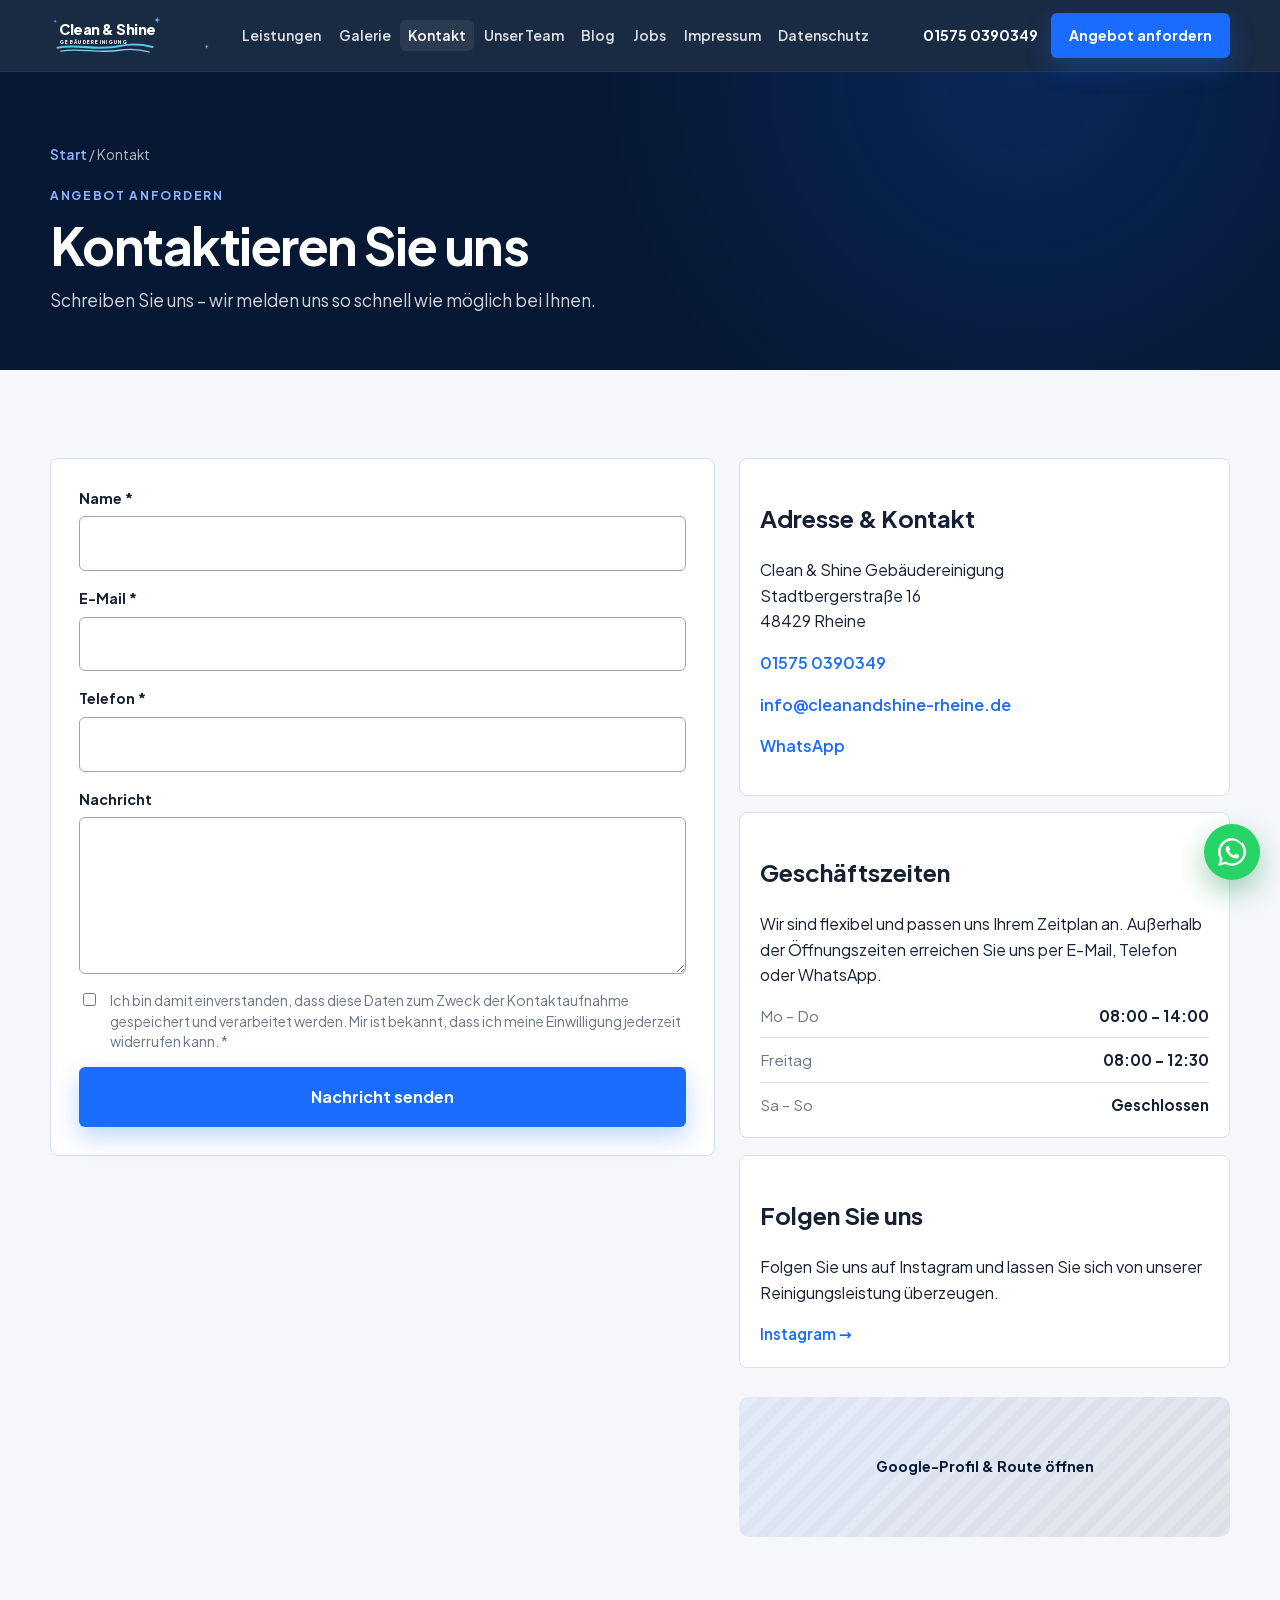
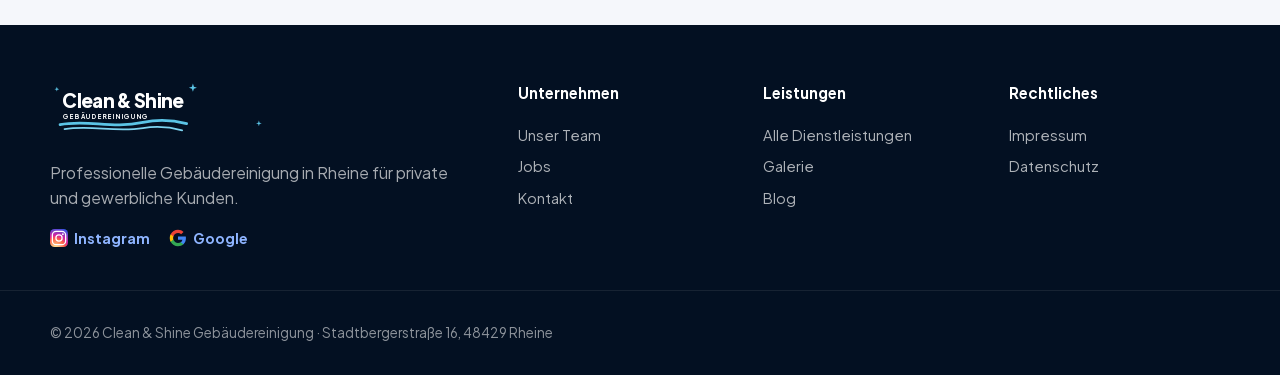
<file: kontakt.html>
<!DOCTYPE html>
<html lang="de">
<head>
  <meta charset="UTF-8">
  <meta name="viewport" content="width=device-width, initial-scale=1.0">
  <title>Kontakt | Clean &amp; Shine Rheine</title>
  <meta name="description" content="Kontaktieren Sie Clean &amp; Shine Gebäudereinigung in Rheine – Angebot anfordern unter 01575 0390349.">
  <meta name="robots" content="index, follow">
  <link rel="canonical" href="https://www.cleanandshine-rheine.de/kontakt/">
  <meta property="og:title" content="Kontakt | Clean &amp; Shine Rheine">
  <meta property="og:description" content="Kontaktieren Sie Clean &amp; Shine Gebäudereinigung in Rheine – Angebot anfordern unter 01575 0390349.">
  <meta property="og:type" content="website">
  <meta property="og:locale" content="de_DE">
  <meta property="og:url" content="https://www.cleanandshine-rheine.de/kontakt/">
  <meta property="og:image" content="https://www.cleanandshine-rheine.de/assets/og-image.png">
  <meta property="og:image:width" content="1200">
  <meta property="og:image:height" content="630">
  <meta property="og:site_name" content="Clean &amp; Shine Gebäudereinigung">
  <meta name="twitter:card" content="summary_large_image">
  <meta name="theme-color" content="#061833">
  <link rel="icon" href="assets/favicon.svg" type="image/svg+xml">
  <link rel="icon" href="assets/favicon.ico" sizes="32x32">
  <link rel="apple-touch-icon" href="assets/apple-touch-icon.png">
  <link rel="stylesheet" href="css/fonts.css?v=6">
  <link rel="stylesheet" href="css/styles.css?v=6">
  <script type="application/ld+json">
  {
    "@context": "https://schema.org",
    "@type": "CleaningService",
    "name": "Clean & Shine Gebäudereinigung",
    "url": "https://www.cleanandshine-rheine.de/kontakt/",
    "telephone": "+4915750390349",
    "email": "info@cleanandshine-rheine.de",
    "address": {
      "@type": "PostalAddress",
      "streetAddress": "Stadtbergerstraße 16",
      "addressLocality": "Rheine",
      "postalCode": "48429",
      "addressCountry": "DE"
    },
    "geo": {
      "@type": "GeoCoordinates",
      "latitude": 52.2833204,
      "longitude": 7.4421684
    }
  }
  </script>
</head>
<body>
  <a class="skip-link" href="#main">Zum Inhalt springen</a>

  <header class="site-header" id="top">
    <div class="container header-inner">
      <a class="logo" href="index.html" aria-label="Clean &amp; Shine Startseite">
        <svg class="logo-img" viewBox="0 0 400 100" width="208" height="52" role="img" aria-hidden="true" focusable="false">
          <path fill="#5bc4e6" d="M12.2 10.4 13.2 13.6 16.4 14.6 13.2 15.6 12.2 18.8 11.2 15.6 8 14.6 11.2 13.6Z"/>
          <path fill="#5bc4e6" d="M255.2 4.6 257 10.1 262.4 11.9 257 13.7 255.2 19.2 253.4 13.7 248 11.9 253.4 10.1Z"/>
          <path fill="#5bc4e6" d="M373 70.5 374.2 74.4 378.1 75.6 374.2 76.8 373 80.7 371.8 76.8 367.9 75.6 371.8 74.4Z"/>
          <path d="M18 78c48-10 92 8 148-4 28-6 54-4 78 2" fill="none" stroke="#5bc4e6" stroke-width="5" stroke-linecap="round"/>
          <path d="M26 86c46-8 90 6 140-2 24-4 48-2 70 4" fill="none" stroke="#7dd3f0" stroke-width="3.2" stroke-linecap="round"/>
          <text x="22" y="48" fill="#fff" font-family="Plus Jakarta Sans, Arial Black, Arial, sans-serif" font-size="34" font-weight="800" letter-spacing="-1.2">Clean &amp; Shine</text>
          <text x="24" y="68" fill="#fff" font-family="Plus Jakarta Sans, Arial, sans-serif" font-size="11" font-weight="700" letter-spacing="3.1">GEBÄUDEREINIGUNG</text>
        </svg>
      </a>

      <button class="nav-toggle" type="button" aria-expanded="false" aria-controls="mobile-panel" aria-label="Menü öffnen">
        <span></span><span></span><span></span>
      </button>

      <div class="mobile-panel" id="mobile-panel">
        <nav class="site-nav" id="site-nav" data-overflow-nav aria-label="Hauptnavigation">
          <ul>
            <li><a href="dienstleistungen.html">Leistungen</a></li>
            <li><a href="galerie.html">Galerie</a></li>
            <li><a href="kontakt.html" class="is-active">Kontakt</a></li>
            <li><a href="unser-team.html">Unser Team</a></li>
            <li><a href="blog.html">Blog</a></li>
            <li><a href="jobs.html">Jobs</a></li>
            <li><a href="impressum.html">Impressum</a></li>
            <li><a href="datenschutz.html">Datenschutz</a></li>
            <li class="has-dropdown nav-more" hidden>
              <button class="nav-more-btn" type="button" aria-expanded="false" aria-haspopup="true">
                Mehr <span aria-hidden="true">▾</span>
              </button>
              <ul class="dropdown"></ul>
            </li>
          </ul>
        </nav>

        <div class="header-cta">
          <a class="header-phone" href="tel:+4915750390349">01575 0390349</a>
          <a class="btn btn-primary" href="kontakt.html">Angebot anfordern</a>
        </div>
      </div>
    </div>
  </header>

  <main id="main">
    <section class="page-hero">
      <div class="container">
      <nav class="breadcrumbs" aria-label="Brotkrumen">
            <a href="index.html">Start</a> / <span>Kontakt</span>
      </nav>
        <p class="eyebrow">Angebot anfordern</p>
        <h1>Kontaktieren Sie uns</h1>
        <p class="page-lead">Schreiben Sie uns – wir melden uns so schnell wie möglich bei Ihnen.</p>
      </div>
    </section>

    <section class="section">
      <div class="container contact-layout">
        <div class="contact-form-wrap">
        <p class="form-success" id="form-success" hidden>Vielen Dank! Wir haben Ihre Nachricht erhalten und melden uns so schnell wie möglich.</p>
        <form class="contact-form" name="kontakt" method="POST" data-netlify="true" netlify-honeypot="bot-field" action="/kontakt.html?success=1">
          <input type="hidden" name="form-name" value="kontakt">
          <p class="honeypot" aria-hidden="true">
            <label>Nicht ausfüllen <input name="bot-field" tabindex="-1" autocomplete="off"></label>
          </p>
          <div class="form-row">
            <label for="name">Name *</label>
            <input id="name" name="Name" type="text" required autocomplete="name">
          </div>
          <div class="form-row">
            <label for="email">E-Mail *</label>
            <input id="email" name="E-Mail" type="email" required autocomplete="email">
          </div>
          <div class="form-row">
            <label for="phone">Telefon *</label>
            <input id="phone" name="Telefon" type="tel" required autocomplete="tel">
          </div>
          <div class="form-row">
            <label for="message">Nachricht</label>
            <textarea id="message" name="Nachricht" rows="5"></textarea>
          </div>
          <label class="form-check">
            <input type="checkbox" name="Einwilligung" required>
            <span>Ich bin damit einverstanden, dass diese Daten zum Zweck der Kontaktaufnahme gespeichert und verarbeitet werden. Mir ist bekannt, dass ich meine Einwilligung jederzeit widerrufen kann. *</span>
          </label>
          <button class="btn btn-primary btn-lg" type="submit">Nachricht senden</button>
        </form>
        </div>

        <aside class="contact-aside">
          <div class="detail-card">
            <h2>Adresse &amp; Kontakt</h2>
            <address>
              Clean &amp; Shine Gebäudereinigung<br>
              Stadtbergerstraße 16<br>
              48429 Rheine
            </address>
            <p><a href="tel:+4915750390349">01575 0390349</a></p>
            <p><a href="mailto:info@cleanandshine-rheine.de">info@cleanandshine-rheine.de</a></p>
            <p><a href="https://wa.me/4915750390349">WhatsApp</a></p>
          </div>
          <div class="detail-card">
            <h2>Geschäftszeiten</h2>
            <p>Wir sind flexibel und passen uns Ihrem Zeitplan an. Außerhalb der Öffnungszeiten erreichen Sie uns per E-Mail, Telefon oder WhatsApp.</p>
            <ul class="hours-list">
              <li><span>Mo – Do</span><strong>08:00 – 14:00</strong></li>
              <li><span>Freitag</span><strong>08:00 – 12:30</strong></li>
              <li><span>Sa – So</span><strong>Geschlossen</strong></li>
            </ul>
          </div>
          <div class="detail-card">
            <h2>Folgen Sie uns</h2>
            <p>Folgen Sie uns auf Instagram und lassen Sie sich von unserer Reinigungsleistung überzeugen.</p>
            <a class="text-link" href="https://www.instagram.com/cs_gebaeudereinigung.de/" target="_blank" rel="noopener noreferrer">Instagram <span aria-hidden="true">→</span></a>
          </div>
          <a class="map-placeholder" href="https://www.google.com/maps/place/Clean+%26+Shine+Geb%C3%A4udereinigung/@52.2833204,7.4421684,17z/data=!3m1!4b1!4m6!3m5!1s0x47b83324f69226dd:0xaef75c7b70d59163!8m2!3d52.2833204!4d7.4421684!16s%2Fg%2F11x160_1mc" target="_blank" rel="noopener noreferrer" aria-label="Google-Profil und Route öffnen">
            <span>Google-Profil &amp; Route öffnen</span>
          </a>
        </aside>
      </div>
    </section>

  </main>

  <footer class="site-footer">
    <div class="container footer-inner">
      <div class="footer-brand">
        <a class="logo" href="index.html">
          <svg class="logo-img" viewBox="0 0 400 100" width="208" height="52" role="img" aria-hidden="true" focusable="false">
          <path fill="#5bc4e6" d="M12.2 10.4 13.2 13.6 16.4 14.6 13.2 15.6 12.2 18.8 11.2 15.6 8 14.6 11.2 13.6Z"/>
          <path fill="#5bc4e6" d="M255.2 4.6 257 10.1 262.4 11.9 257 13.7 255.2 19.2 253.4 13.7 248 11.9 253.4 10.1Z"/>
          <path fill="#5bc4e6" d="M373 70.5 374.2 74.4 378.1 75.6 374.2 76.8 373 80.7 371.8 76.8 367.9 75.6 371.8 74.4Z"/>
          <path d="M18 78c48-10 92 8 148-4 28-6 54-4 78 2" fill="none" stroke="#5bc4e6" stroke-width="5" stroke-linecap="round"/>
          <path d="M26 86c46-8 90 6 140-2 24-4 48-2 70 4" fill="none" stroke="#7dd3f0" stroke-width="3.2" stroke-linecap="round"/>
          <text x="22" y="48" fill="#fff" font-family="Plus Jakarta Sans, Arial Black, Arial, sans-serif" font-size="34" font-weight="800" letter-spacing="-1.2">Clean &amp; Shine</text>
          <text x="24" y="68" fill="#fff" font-family="Plus Jakarta Sans, Arial, sans-serif" font-size="11" font-weight="700" letter-spacing="3.1">GEBÄUDEREINIGUNG</text>
        </svg>
        </a>
        <p>Professionelle Gebäudereinigung in Rheine für private und gewerbliche Kunden.</p>
        <p class="footer-social">
          <a href="https://www.instagram.com/cs_gebaeudereinigung.de/" target="_blank" rel="noopener noreferrer">
            <img src="assets/icon-instagram.svg" alt="" width="18" height="18">
            Instagram
          </a>
          <a href="https://www.google.com/maps/place/Clean+%26+Shine+Geb%C3%A4udereinigung/@52.2833204,7.4421684,17z/data=!3m1!4b1!4m6!3m5!1s0x47b83324f69226dd:0xaef75c7b70d59163!8m2!3d52.2833204!4d7.4421684!16s%2Fg%2F11x160_1mc" target="_blank" rel="noopener noreferrer">
            <img src="assets/icon-google.svg" alt="" width="18" height="18">
            Google
          </a>
        </p>
      </div>
      <div class="footer-cols">
        <div>
          <h3>Unternehmen</h3>
          <ul>
            <li><a href="unser-team.html">Unser Team</a></li>
            <li><a href="jobs.html">Jobs</a></li>
            <li><a href="kontakt.html">Kontakt</a></li>
          </ul>
        </div>
        <div>
          <h3>Leistungen</h3>
          <ul>
            <li><a href="dienstleistungen.html">Alle Dienstleistungen</a></li>
            <li><a href="galerie.html">Galerie</a></li>
            <li><a href="blog.html">Blog</a></li>
          </ul>
        </div>
        <div>
          <h3>Rechtliches</h3>
          <ul>
            <li><a href="impressum.html">Impressum</a></li>
            <li><a href="datenschutz.html">Datenschutz</a></li>
          </ul>
        </div>
      </div>
    </div>
    <div class="footer-bottom">
      <div class="container">
        <p>© <span id="year"></span> Clean &amp; Shine Gebäudereinigung · Stadtbergerstraße 16, 48429 Rheine</p>
      </div>
    </div>
  </footer>

  <a class="whatsapp-float" href="https://wa.me/4915750390349" target="_blank" rel="noopener noreferrer" aria-label="Per WhatsApp schreiben">
    <svg viewBox="0 0 24 24" aria-hidden="true" focusable="false"><path fill="currentColor" d="M17.47 14.38c-.28-.14-1.67-.82-1.93-.92-.26-.1-.45-.14-.64.14-.19.28-.74.92-.9 1.1-.17.19-.33.21-.61.07-.28-.14-1.18-.43-2.25-1.38-.83-.74-1.39-1.65-1.55-1.93-.16-.28-.02-.43.12-.57.13-.13.28-.33.43-.5.14-.17.19-.28.28-.47.1-.19.05-.35-.02-.5-.07-.14-.64-1.54-.88-2.11-.23-.55-.47-.48-.64-.48h-.55c-.19 0-.5.07-.76.35-.26.28-1 1-1 2.43s1.02 2.82 1.17 3.02c.14.19 2.01 3.07 4.87 4.3 1.81.78 2.52.86 3.43.72.52-.08 1.67-.68 1.9-1.34.24-.66.24-1.22.17-1.34-.07-.11-.25-.18-.53-.32zM12.04 21.8h-.01a9.8 9.8 0 0 1-4.99-1.37l-.36-.21-3.7.97.99-3.61-.23-.37a9.8 9.8 0 1 1 8.3 4.59zm8.29-17.13A11.76 11.76 0 0 0 12.03 0C5.44 0 .08 5.35.08 11.93c0 2.1.55 4.15 1.6 5.96L0 24l6.26-1.64a11.9 11.9 0 0 0 5.77 1.47h.01c6.59 0 11.95-5.36 11.95-11.94 0-3.19-1.24-6.19-3.5-8.44z"/></svg>
  </a>

  <script src="js/main.js?v=6" defer></script>
</body>
</html>
</file>
<file: css/fonts.css>
@font-face {
  font-family: "Plus Jakarta Sans";
  font-style: normal;
  font-weight: 400 800;
  font-display: swap;
  src: url("../fonts/plus-jakarta-sans-latin-ext.woff2") format("woff2");
  unicode-range: U+0100-02BA, U+02BD-02C5, U+02C7-02CC, U+02CE-02D7, U+02DD-02FF, U+0304, U+0308, U+0329, U+1D00-1DBF, U+1E00-1E9F, U+1EF2-1EFF, U+2020, U+20A0-20AB, U+20AD-20C0, U+2113, U+2C60-2C7F, U+A720-A7FF;
}

@font-face {
  font-family: "Plus Jakarta Sans";
  font-style: normal;
  font-weight: 400 800;
  font-display: swap;
  src: url("../fonts/plus-jakarta-sans-latin.woff2") format("woff2");
  unicode-range: U+0000-00FF, U+0131, U+0152-0153, U+02BB-02BC, U+02C6, U+02DA, U+02DC, U+0304, U+0308, U+0329, U+2000-206F, U+20AC, U+2122, U+2191, U+2193, U+2212, U+2215, U+FEFF, U+FFFD;
}
</file>
<file: css/styles.css>
:root {
  --navy: #061833;
  --navy-deep: #031022;
  --navy-mid: #0c2748;
  --blue: #1a6bff;
  --blue-hover: #0f57e0;
  --blue-soft: #e8f0ff;
  --white: #ffffff;
  --off-white: #f5f7fb;
  --gray: #6b7585;
  --gray-light: #d9dee8;
  --text: #152033;
  --radius: 8px;
  --radius-sm: 6px;
  --shadow: 0 12px 40px rgba(6, 24, 51, 0.12);
  --shadow-soft: 0 8px 24px rgba(6, 24, 51, 0.08);
  --container: 1180px;
  --header-h: 72px;
  --font: "Plus Jakarta Sans", system-ui, sans-serif;
  --ease: cubic-bezier(0.22, 1, 0.36, 1);
}

*,
*::before,
*::after {
  box-sizing: border-box;
}

html {
  scroll-behavior: smooth;
}

body {
  margin: 0;
  font-family: var(--font);
  color: var(--text);
  background: var(--white);
  line-height: 1.6;
  -webkit-font-smoothing: antialiased;
}

img {
  max-width: 100%;
  display: block;
}

a {
  color: inherit;
  text-decoration: none;
}

ul {
  margin: 0;
  padding: 0;
  list-style: none;
}

address {
  font-style: normal;
}

.skip-link {
  position: absolute;
  left: -9999px;
  top: 0;
  background: var(--blue);
  color: var(--white);
  padding: 0.75rem 1rem;
  z-index: 1000;
}

.skip-link:focus {
  left: 1rem;
  top: 1rem;
}

.container {
  width: min(100% - 2.5rem, var(--container));
  margin-inline: auto;
}

.section {
  padding: 5.5rem 0;
}

.eyebrow {
  margin: 0 0 0.75rem;
  font-size: 0.75rem;
  font-weight: 700;
  letter-spacing: 0.14em;
  text-transform: uppercase;
  color: var(--blue);
}

.eyebrow.light {
  color: #8eb4ff;
}

.section-head {
  display: flex;
  align-items: end;
  justify-content: space-between;
  gap: 1.5rem;
  margin-bottom: 2.5rem;
}

.section-head.centered {
  justify-content: center;
  text-align: center;
}

.section-head h2,
.why-copy h2,
.cta-inner h2,
.location-intro h2 {
  margin: 0;
  font-size: clamp(1.75rem, 3vw, 2.5rem);
  line-height: 1.15;
  letter-spacing: -0.03em;
  font-weight: 800;
}

.text-link {
  color: var(--blue);
  font-weight: 700;
  font-size: 0.95rem;
  white-space: nowrap;
  transition: color 0.2s ease;
}

.text-link:hover {
  color: var(--blue-hover);
}

.btn {
  display: inline-flex;
  align-items: center;
  justify-content: center;
  gap: 0.5rem;
  padding: 0.85rem 1.35rem;
  border-radius: var(--radius-sm);
  border: 1px solid transparent;
  font: inherit;
  font-weight: 700;
  font-size: 0.95rem;
  cursor: pointer;
  transition: background 0.2s ease, transform 0.2s var(--ease), box-shadow 0.2s ease;
}

.btn:hover {
  transform: translateY(-1px);
}

.btn-primary {
  background: var(--blue);
  color: var(--white);
  box-shadow: 0 10px 24px rgba(26, 107, 255, 0.28);
}

.btn-primary:hover {
  background: var(--blue-hover);
}

.btn-dark {
  background: rgba(6, 24, 51, 0.82);
  color: var(--white);
  border-color: rgba(255, 255, 255, 0.12);
}

.btn-dark:hover {
  background: rgba(6, 24, 51, 0.95);
}

.btn-outline {
  background: transparent;
  color: var(--navy);
  border-color: var(--gray-light);
}

.btn-outline:hover {
  border-color: var(--blue);
  color: var(--blue);
}

.btn-lg {
  padding: 1rem 1.55rem;
  font-size: 1rem;
}

/* Header */
.site-header {
  position: sticky;
  top: 0;
  z-index: 100;
  height: var(--header-h);
  background: rgba(6, 24, 51, 0.92);
  backdrop-filter: blur(14px);
  border-bottom: 1px solid rgba(255, 255, 255, 0.06);
}

.header-inner {
  height: 100%;
  display: flex;
  align-items: center;
  gap: 1rem;
}

.logo {
  display: inline-flex;
  align-items: center;
  gap: 0.7rem;
  color: var(--white);
  flex-shrink: 0;
}

.logo-img {
  display: block;
  height: 42px;
  width: auto;
  aspect-ratio: 4 / 1;
  max-width: 180px;
  overflow: visible;
}

.logo-img-sm {
  height: 40px;
  max-width: 170px;
}

.site-footer .logo-img {
  height: 56px;
  max-width: 240px;
}

.mobile-panel {
  margin-left: auto;
  display: flex;
  align-items: center;
  justify-content: flex-end;
  gap: 1.15rem;
  min-width: 0;
  flex: 1 1 auto;
}

.site-nav {
  margin-left: 0;
  min-width: 0;
  flex: 1 1 auto;
}

.site-nav > ul {
  display: flex;
  align-items: center;
  justify-content: flex-start;
  flex-wrap: nowrap;
  gap: 0.1rem;
}

.site-nav > ul > li > a {
  white-space: nowrap;
}

.site-nav a,
.nav-more-btn {
  color: rgba(255, 255, 255, 0.86);
  font-size: 0.88rem;
  font-weight: 600;
  padding: 0.4rem 0.5rem;
  border-radius: 6px;
  transition: color 0.2s ease, background 0.2s ease;
}

.nav-more-btn {
  border: 0;
  background: transparent;
  font: inherit;
  cursor: pointer;
  white-space: nowrap;
}

.site-nav a:hover,
.site-nav a.is-active,
.nav-more-btn:hover,
.nav-more-btn.is-active,
.nav-more-btn[aria-expanded="true"] {
  color: var(--white);
  background: rgba(255, 255, 255, 0.08);
}

.nav-more .dropdown {
  left: auto;
  right: 0;
}

.has-dropdown {
  position: relative;
}

.dropdown {
  position: absolute;
  top: calc(100% + 0.4rem);
  left: 0;
  min-width: 220px;
  padding: 0.5rem;
  background: var(--white);
  border-radius: var(--radius);
  box-shadow: var(--shadow);
  opacity: 0;
  visibility: hidden;
  transform: translateY(6px);
  transition: opacity 0.2s ease, transform 0.2s ease, visibility 0.2s;
}

.has-dropdown:hover .dropdown,
.has-dropdown:focus-within .dropdown,
.has-dropdown.is-open .dropdown {
  opacity: 1;
  visibility: visible;
  transform: translateY(0);
}

.dropdown a {
  display: block;
  color: var(--text);
  padding: 0.65rem 0.8rem;
}

.dropdown a:hover {
  background: var(--blue-soft);
  color: var(--blue);
}

.header-cta {
  display: flex;
  align-items: center;
  gap: 0.85rem;
  flex-shrink: 0;
}

.header-phone {
  display: none;
  color: var(--white);
  font-weight: 700;
  font-size: 0.9rem;
  white-space: nowrap;
}

.header-phone-note {
  display: none;
}

.header-cta .btn {
  padding: 0.65rem 1.05rem;
  font-size: 0.88rem;
}

.nav-toggle {
  display: none;
  margin-left: auto;
  width: 44px;
  height: 44px;
  border: 0;
  background: transparent;
  padding: 0;
  cursor: pointer;
}

.nav-toggle span {
  display: block;
  width: 22px;
  height: 2px;
  margin: 5px auto;
  background: var(--white);
  transition: transform 0.25s ease, opacity 0.25s ease;
}

.nav-toggle[aria-expanded="true"] span:nth-child(1) {
  transform: translateY(7px) rotate(45deg);
}

.nav-toggle[aria-expanded="true"] span:nth-child(2) {
  opacity: 0;
}

.nav-toggle[aria-expanded="true"] span:nth-child(3) {
  transform: translateY(-7px) rotate(-45deg);
}

@media (min-width: 1100px) {
  .header-phone {
    display: flex;
  }
}

/* Hero */
.hero {
  position: relative;
  min-height: calc(100vh - var(--header-h));
  min-height: calc(100svh - var(--header-h));
  display: flex;
  align-items: center;
  color: var(--white);
  overflow: hidden;
}

.hero-media {
  position: absolute;
  inset: 0;
}

.hero-media img {
  width: 100%;
  height: 100%;
  object-fit: cover;
  transform: scale(1.04);
  animation: heroZoom 18s var(--ease) infinite alternate;
}

.hero-overlay {
  position: absolute;
  inset: 0;
  background:
    linear-gradient(105deg, rgba(3, 16, 34, 0.82) 0%, rgba(3, 16, 34, 0.55) 42%, rgba(3, 16, 34, 0.28) 100%),
    linear-gradient(180deg, rgba(3, 16, 34, 0.2) 0%, rgba(3, 16, 34, 0.45) 100%);
}

@keyframes heroZoom {
  from { transform: scale(1.04); }
  to { transform: scale(1.1); }
}

.hero-content {
  position: relative;
  z-index: 1;
  display: grid;
  grid-template-columns: 1.3fr 0.7fr;
  gap: 2rem;
  align-items: end;
  padding-block: 5rem 4.5rem;
}

.hero-copy {
  max-width: 640px;
}

.hero .eyebrow {
  color: #b7ccff;
}

.hero h1 {
  margin: 0 0 1rem;
  font-size: clamp(2.8rem, 6vw, 4.6rem);
  line-height: 1.02;
  letter-spacing: -0.04em;
  font-weight: 800;
}

.hero h1 em {
  font-style: normal;
  color: #5b9bff;
}

.hero-lead {
  margin: 0 0 1.75rem;
  max-width: 34rem;
  font-size: 1.08rem;
  color: rgba(255, 255, 255, 0.88);
}

.hero-actions {
  display: flex;
  flex-wrap: wrap;
  gap: 0.85rem;
}

.review-card {
  justify-self: end;
  width: min(100%, 250px);
  padding: 1.25rem 1.35rem;
  border-radius: 14px;
  background: rgba(255, 255, 255, 0.96);
  color: var(--text);
  box-shadow: var(--shadow);
}

.review-card-top {
  display: flex;
  align-items: center;
  gap: 0.75rem;
  margin-bottom: 0.85rem;
}

.google-g {
  width: 36px;
  height: 36px;
  border-radius: 50%;
  display: grid;
  place-items: center;
  background: #fff;
  border: 1px solid var(--gray-light);
  color: #4285f4;
  font-weight: 800;
}

.offer-mark {
  color: var(--blue);
  background: var(--blue-soft);
  border-color: transparent;
}

.stars {
  color: #f4b400;
  letter-spacing: 0.05em;
  font-size: 0.9rem;
}

.review-score {
  margin: 0;
  font-weight: 700;
}

.review-score span {
  font-size: 1.6rem;
  color: var(--navy);
}

.review-count {
  margin: 0.25rem 0 0;
  color: var(--gray);
  font-size: 0.88rem;
}

/* Trust bar */
.trust-bar {
  background: var(--navy);
  color: var(--white);
  padding: 1.15rem 0;
}

.trust-grid {
  display: grid;
  grid-template-columns: repeat(5, 1fr);
  gap: 0;
  list-style: none;
  margin: 0;
  padding: 0;
}

.trust-item {
  display: flex;
  align-items: center;
  gap: 0.85rem;
  padding: 0.85rem 1.1rem;
  border-right: 1px solid rgba(255, 255, 255, 0.12);
}

.trust-item:last-child {
  border-right: 0;
}

.trust-item svg {
  width: 28px;
  height: 28px;
  fill: none;
  stroke: #8eb4ff;
  stroke-width: 1.6;
  flex-shrink: 0;
}

.trust-item strong {
  display: block;
  font-size: 1.35rem;
  line-height: 1.1;
  letter-spacing: -0.03em;
}

.trust-item span {
  display: block;
  font-size: 0.78rem;
  font-weight: 600;
  color: rgba(255, 255, 255, 0.72);
}

/* Services */
.services {
  background: var(--off-white);
}

.services-grid {
  display: grid;
  grid-template-columns: repeat(3, 1fr);
  gap: 1.25rem;
}

.service-card {
  background: var(--white);
  border: 1px solid var(--gray-light);
  border-radius: var(--radius);
  overflow: hidden;
  transition: transform 0.25s var(--ease), box-shadow 0.25s ease;
}

.service-card:hover {
  transform: translateY(-4px);
  box-shadow: var(--shadow-soft);
}

.service-image {
  aspect-ratio: 16 / 10;
  overflow: hidden;
}

.service-image img {
  width: 100%;
  height: 100%;
  object-fit: cover;
  transition: transform 0.5s var(--ease);
}

.service-card:hover .service-image img {
  transform: scale(1.05);
}

.service-body {
  padding: 1.25rem 1.3rem 1.4rem;
}

.service-title-row {
  display: flex;
  align-items: center;
  gap: 0.7rem;
  margin-bottom: 0.55rem;
}

.service-icon {
  width: 34px;
  height: 34px;
  border-radius: 8px;
  background: var(--blue-soft);
  color: var(--blue);
  display: grid;
  place-items: center;
  flex-shrink: 0;
}

.service-icon svg {
  width: 18px;
  height: 18px;
  fill: currentColor;
}

.service-body h3 {
  margin: 0;
  font-size: 1.1rem;
  letter-spacing: -0.02em;
}

.service-body p {
  margin: 0 0 1rem;
  color: var(--gray);
  font-size: 0.95rem;
}

.services-extra {
  margin-top: 1.75rem;
  padding: 1rem 1.25rem;
  border-radius: var(--radius);
  background: var(--white);
  border: 1px solid var(--gray-light);
  color: var(--gray);
  font-size: 0.95rem;
}

.services-extra p {
  margin: 0;
}

/* Why */
.why {
  background:
    radial-gradient(circle at 15% 20%, rgba(26, 107, 255, 0.18), transparent 35%),
    radial-gradient(circle at 85% 80%, rgba(26, 107, 255, 0.12), transparent 30%),
    var(--navy-deep);
  color: var(--white);
}

.why-grid {
  display: grid;
  grid-template-columns: minmax(0, 1.1fr) minmax(0, 0.95fr) minmax(240px, 0.9fr);
  gap: 1.75rem 2rem;
  align-items: start;
}

.why-grid > * {
  min-width: 0;
}

.why-grid-2 {
  grid-template-columns: 1.1fr 0.9fr;
  gap: 3rem;
}

.trust-panel .eyebrow {
  margin-bottom: 0.65rem;
}

.proof-grid {
  display: grid;
  grid-template-columns: repeat(2, minmax(0, 1fr));
  gap: 0.75rem;
  list-style: none;
  margin: 1.15rem 0 0;
  padding: 0;
}

.proof-tile {
  background: var(--white);
  color: var(--navy);
  border-radius: 10px;
  width: 100%;
  min-height: 88px;
  padding: 0.85rem 0.65rem;
  display: flex;
  flex-direction: column;
  align-items: center;
  justify-content: center;
  gap: 0.35rem;
  text-align: center;
  font-weight: 800;
  letter-spacing: 0.01em;
  font-size: 0.8rem;
  line-height: 1.25;
}

.proof-icon {
  width: 22px;
  height: 22px;
  flex-shrink: 0;
}

a.proof-tile:hover {
  color: var(--blue);
}

.why-copy h2 {
  margin-bottom: 1.5rem;
}

.why-lead {
  margin: 0 0 1.5rem;
  color: rgba(255, 255, 255, 0.82);
  font-size: 1.02rem;
  max-width: 34rem;
}

.checklist {
  display: grid;
  gap: 0.75rem;
  margin: 0 0 1.75rem;
}

.checklist li {
  position: relative;
  padding-left: 1.7rem;
  color: rgba(255, 255, 255, 0.9);
}

.checklist.dark li {
  color: var(--text);
}

.checklist li::before {
  content: "";
  position: absolute;
  left: 0;
  top: 0.35rem;
  width: 1rem;
  height: 1rem;
  border-radius: 50%;
  background: var(--blue) url("data:image/svg+xml,%3Csvg xmlns='http://www.w3.org/2000/svg' viewBox='0 0 24 24'%3E%3Cpath fill='white' d='M9 16.2 4.8 12l-1.4 1.4L9 19 21 7l-1.4-1.4z'/%3E%3C/svg%3E") center / 0.7rem no-repeat;
}

.why-visual {
  position: relative;
}

.why-visual img {
  width: 100%;
  border-radius: 16px;
  box-shadow: 0 24px 60px rgba(0, 0, 0, 0.35);
  object-fit: cover;
  aspect-ratio: 4 / 5;
}

.trust-panel h3 {
  margin: 0;
  font-size: clamp(1.2rem, 1.7vw, 1.4rem);
  letter-spacing: -0.03em;
  line-height: 1.2;
}

.logo-grid {
  display: grid;
  grid-template-columns: repeat(2, 1fr);
  gap: 0.75rem;
}

.logo-tile {
  background: var(--white);
  color: var(--navy);
  border-radius: 10px;
  min-height: 64px;
  display: grid;
  place-items: center;
  font-weight: 800;
  letter-spacing: 0.04em;
  font-size: 0.95rem;
}

.reviews {
  background: var(--off-white);
}

.reviews-grid {
  display: grid;
  grid-template-columns: repeat(2, 1fr);
  gap: 1.25rem;
}

.review-tile {
  margin: 0;
  padding: 1.5rem;
  background: var(--white);
  border: 1px solid var(--gray-light);
  border-radius: var(--radius);
}

.review-tile .stars {
  color: #f4b400;
  margin-bottom: 0.75rem;
  letter-spacing: 0.05em;
}

.reviews-more {
  text-align: center;
  margin: 1.75rem 0 0;
}

.review-tile p {
  margin: 0 0 1rem;
  color: var(--text);
  font-size: 1rem;
  line-height: 1.55;
}

.review-tile cite {
  font-style: normal;
  font-weight: 700;
  color: var(--navy);
  font-size: 0.92rem;
}

/* Results / Before-After */
.results {
  background: var(--white);
}

.ba-grid {
  display: grid;
  grid-template-columns: repeat(3, 1fr);
  gap: 1.25rem;
}

.ba-slider {
  margin: 0;
}

.ba-frame {
  position: relative;
  overflow: hidden;
  border-radius: 12px;
  aspect-ratio: 4 / 3;
  user-select: none;
  touch-action: none;
  cursor: ew-resize;
  background: var(--navy);
}

.ba-frame img {
  width: 100%;
  height: 100%;
  object-fit: cover;
  pointer-events: none;
}

.ba-after {
  position: absolute;
  inset: 0;
}

.ba-before-wrap {
  position: absolute;
  inset: 0 auto 0 0;
  width: 50%;
  overflow: hidden;
  border-right: 2px solid var(--white);
}

.ba-before {
  position: absolute;
  top: 0;
  left: 0;
  height: 100%;
  width: 100%;
  max-width: none;
  object-fit: cover;
}

.ba-handle {
  position: absolute;
  top: 0;
  bottom: 0;
  left: 50%;
  width: 44px;
  transform: translateX(-50%);
  display: grid;
  place-items: center;
  z-index: 2;
}

.ba-handle span {
  width: 42px;
  height: 42px;
  border-radius: 50%;
  background: var(--white);
  box-shadow: var(--shadow-soft);
  position: relative;
}

.ba-handle span::before,
.ba-handle span::after {
  content: "";
  position: absolute;
  top: 50%;
  width: 0;
  height: 0;
  border-top: 6px solid transparent;
  border-bottom: 6px solid transparent;
  transform: translateY(-50%);
}

.ba-handle span::before {
  left: 10px;
  border-right: 7px solid var(--navy);
}

.ba-handle span::after {
  right: 10px;
  border-left: 7px solid var(--navy);
}

.ba-label {
  position: absolute;
  bottom: 0.85rem;
  z-index: 2;
  padding: 0.3rem 0.65rem;
  border-radius: 999px;
  background: rgba(6, 24, 51, 0.72);
  color: var(--white);
  font-size: 0.72rem;
  font-weight: 700;
  letter-spacing: 0.04em;
  text-transform: uppercase;
}

.ba-label-before { left: 0.85rem; }
.ba-label-after { right: 0.85rem; }

.ba-slider figcaption {
  margin-top: 0.75rem;
  font-weight: 700;
  text-align: center;
}

/* CTA */
.cta-banner {
  background:
    radial-gradient(circle at 80% 0%, rgba(26, 107, 255, 0.22), transparent 40%),
    var(--navy);
  color: var(--white);
  text-align: center;
}

.cta-banner .cta-inner p,
.cta-banner .cta-perks {
  color: rgba(255, 255, 255, 0.82);
}

.cta-banner .cta-inner strong {
  color: #8eb4ff;
}

.cta-banner .cta-perks svg {
  fill: #8eb4ff;
}

.cta-inner {
  max-width: 760px;
}

.cta-inner p {
  color: var(--gray);
  font-size: 1.05rem;
}

.cta-inner strong {
  color: var(--blue);
}

.cta-perks {
  display: flex;
  flex-wrap: wrap;
  justify-content: center;
  gap: 1.25rem 2rem;
  margin: 1.75rem 0 2rem;
}

.cta-perks li {
  display: inline-flex;
  align-items: center;
  gap: 0.5rem;
  font-weight: 600;
  font-size: 0.95rem;
}

.cta-perks svg {
  width: 18px;
  height: 18px;
  fill: var(--blue);
}

.cta-banner .btn-outline {
  background: transparent;
  color: var(--white);
  border-color: rgba(255, 255, 255, 0.35);
}

.cta-banner .btn-outline:hover {
  border-color: var(--white);
  color: var(--white);
}

.legal-page {
  background: var(--off-white);
  min-height: 70vh;
}

.legal-inner {
  max-width: 760px;
}

.legal-inner h1 {
  margin: 0 0 1.5rem;
  font-size: clamp(2rem, 4vw, 2.75rem);
  letter-spacing: -0.03em;
}

.legal-card {
  background: var(--white);
  border: 1px solid var(--gray-light);
  border-radius: var(--radius);
  padding: 1.75rem;
}

.legal-card h2 {
  margin: 1.5rem 0 0.5rem;
  font-size: 1.05rem;
}

.legal-card h2:first-child {
  margin-top: 0;
}

.legal-card a {
  color: var(--blue);
  font-weight: 600;
}

.legal-back {
  margin-top: 1.75rem;
}

/* Location */
.location {
  background: var(--white);
  padding-bottom: 4rem;
}

.location-grid {
  display: grid;
  grid-template-columns: 1.1fr 0.85fr 1.05fr;
  gap: 1.5rem;
  align-items: start;
}

.location-grid-2 {
  grid-template-columns: 1fr 1fr;
  gap: 2rem;
}

.breadcrumbs {
  font-size: 0.85rem;
  color: var(--gray);
  margin-bottom: 1rem;
}

.breadcrumbs a {
  color: var(--blue);
  font-weight: 600;
}

.location-brand {
  display: inline-flex;
  align-items: center;
  gap: 0.6rem;
  margin-bottom: 0.85rem;
  font-weight: 700;
  color: var(--navy);
}

.location-intro p {
  color: var(--gray);
}

.location-stats {
  display: grid;
  grid-template-columns: repeat(3, 1fr);
  gap: 0.75rem;
  margin: 1.5rem 0;
}

.location-stats div {
  background: var(--off-white);
  border-radius: var(--radius-sm);
  padding: 0.9rem 0.75rem;
  text-align: center;
}

.location-stats strong {
  display: block;
  font-size: 1.35rem;
  color: var(--blue);
  letter-spacing: -0.02em;
}

.location-stats span {
  font-size: 0.78rem;
  color: var(--gray);
  font-weight: 600;
}

.location-photo img {
  width: 100%;
  height: 100%;
  min-height: 520px;
  object-fit: cover;
  border-radius: 14px;
}

.location-details {
  display: grid;
  gap: 1rem;
}

.contact-points {
  margin: 0.85rem 0 0;
  display: grid;
  gap: 0.35rem;
}

.location-actions {
  display: flex;
  flex-wrap: wrap;
  gap: 0.75rem;
}

.detail-card {
  border: 1px solid var(--gray-light);
  border-radius: var(--radius);
  padding: 1.25rem;
  background: var(--white);
}

.detail-card h3,
.other-locations h3 {
  margin: 0 0 0.85rem;
  font-size: 1.05rem;
}

.detail-card a {
  color: var(--blue);
  font-weight: 600;
}

.hours {
  margin-top: 0.85rem;
  color: var(--gray);
  font-size: 0.92rem;
}

.map-placeholder {
  margin-top: 0.85rem;
  min-height: 140px;
  border-radius: 10px;
  display: grid;
  place-items: center;
  background:
    linear-gradient(135deg, rgba(26, 107, 255, 0.08), rgba(6, 24, 51, 0.08)),
    repeating-linear-gradient(
      -45deg,
      transparent,
      transparent 8px,
      rgba(6, 24, 51, 0.03) 8px,
      rgba(6, 24, 51, 0.03) 16px
    );
  color: var(--navy);
  font-weight: 700;
  font-size: 0.9rem;
  transition: transform 0.2s ease, box-shadow 0.2s ease;
}

a.map-placeholder:hover {
  transform: translateY(-2px);
  box-shadow: var(--shadow-soft);
}

.contact-list {
  display: grid;
  gap: 1rem;
}

.contact-list strong {
  display: block;
  margin-bottom: 0.2rem;
}

.contact-list span {
  color: rgba(255, 255, 255, 0.7);
  font-size: 0.88rem;
}

.other-locations {
  background: var(--navy);
  color: var(--white);
  border-radius: var(--radius);
  padding: 1.25rem;
}

.other-locations ul {
  display: grid;
  gap: 0.85rem;
}

.other-locations li {
  display: flex;
  align-items: center;
  gap: 0.75rem;
}

.other-locations img {
  width: 48px;
  height: 48px;
  border-radius: 8px;
  object-fit: cover;
}

.other-locations strong {
  display: block;
  font-size: 0.95rem;
}

.other-locations a {
  color: #8eb4ff;
  font-size: 0.88rem;
  font-weight: 600;
}

/* Footer */
.site-footer {
  background: var(--navy-deep);
  color: rgba(255, 255, 255, 0.82);
  padding-top: 3.5rem;
}

.footer-inner {
  display: grid;
  grid-template-columns: 1.2fr 2fr;
  gap: 2.5rem;
  padding-bottom: 2.5rem;
}

.footer-brand p {
  margin: 1rem 0 0;
  max-width: 28rem;
  color: rgba(255, 255, 255, 0.65);
}

.footer-social {
  display: flex;
  flex-wrap: wrap;
  gap: 0.85rem 1.15rem;
}

.footer-social a {
  display: inline-flex;
  align-items: center;
  gap: 0.4rem;
  color: #8eb4ff;
  font-weight: 700;
  font-size: 0.9rem;
}

.footer-social a img {
  width: 18px;
  height: 18px;
}

.footer-social a:hover {
  color: var(--white);
}

.footer-cols {
  display: grid;
  grid-template-columns: repeat(3, 1fr);
  gap: 1.5rem;
}

.footer-cols h3 {
  margin: 0 0 0.9rem;
  color: var(--white);
  font-size: 0.95rem;
}

.footer-cols a {
  display: inline-block;
  padding: 0.25rem 0;
  color: rgba(255, 255, 255, 0.68);
  font-size: 0.92rem;
}

.footer-cols a:hover {
  color: var(--white);
}

.footer-bottom {
  border-top: 1px solid rgba(255, 255, 255, 0.08);
  padding: 1.1rem 0;
  font-size: 0.85rem;
  color: rgba(255, 255, 255, 0.55);
}

.whatsapp-float {
  position: fixed;
  right: 1.25rem;
  bottom: 1.25rem;
  z-index: 90;
  width: 56px;
  height: 56px;
  border-radius: 50%;
  background: #25d366;
  color: var(--white);
  display: grid;
  place-items: center;
  box-shadow: 0 12px 28px rgba(20, 140, 70, 0.38);
  transition: transform 0.2s var(--ease), background 0.2s ease;
}

.whatsapp-float svg {
  width: 28px;
  height: 28px;
}

.whatsapp-float:hover,
.whatsapp-float:focus-visible {
  color: var(--white);
  background: #1ebe57;
  transform: translateY(-2px);
}

@media (max-width: 860px) {
  .whatsapp-float {
    right: 1rem;
    bottom: 1rem;
    width: 52px;
    height: 52px;
  }
}

/* Responsive */
@media (max-width: 1200px) {
  .why-grid {
    grid-template-columns: minmax(0, 1fr) minmax(240px, 0.9fr);
  }

  .why-visual {
    grid-column: 1 / -1;
    max-width: 36rem;
  }

  .why-visual img {
    max-height: 380px;
    aspect-ratio: 16 / 10;
  }
}

@media (max-width: 1100px) {
  .hero-content,
  .why-grid,
  .why-grid-2,
  .location-grid,
  .location-grid-2,
  .reviews-grid {
    grid-template-columns: 1fr;
  }

  .trust-grid {
    grid-template-columns: 1fr 1fr;
  }

  .trust-item {
    border-right: 0;
    border-bottom: 1px solid rgba(255, 255, 255, 0.1);
  }

  .review-card {
    justify-self: start;
  }

  .why-visual img {
    max-height: 420px;
    aspect-ratio: 16 / 10;
  }

  .location-photo img {
    min-height: 320px;
  }

  .services-grid,
  .ba-grid {
    grid-template-columns: repeat(2, 1fr);
  }
}

@media (max-width: 860px) {
  .nav-toggle {
    display: block;
  }

  .nav-more {
    display: none !important;
  }

  .mobile-panel {
    display: none;
    margin-left: 0;
    flex: none;
  }

  .mobile-panel.is-open {
    display: block;
    position: absolute;
    top: var(--header-h);
    left: 0;
    right: 0;
    background: var(--navy);
    padding: 1rem 1.25rem 1.5rem;
    border-bottom: 1px solid rgba(255, 255, 255, 0.08);
  }

  .site-nav.is-open {
    display: block;
    position: static;
    padding: 0;
    border: 0;
    background: transparent;
  }

  .site-nav.is-open > ul {
    flex-direction: column;
    align-items: stretch;
  }

  .site-nav.is-open .dropdown {
    position: static;
    opacity: 1;
    visibility: visible;
    transform: none;
    background: transparent;
    box-shadow: none;
    padding: 0 0 0 0.75rem;
  }

  .site-nav.is-open .dropdown a {
    color: rgba(255, 255, 255, 0.75);
  }

  .header-cta.is-open {
    display: flex;
    flex-direction: column;
    align-items: stretch;
    gap: 0.75rem;
    position: static;
    margin-top: 1rem;
    padding: 0;
    background: transparent;
  }

  .header-phone {
    display: flex;
    align-items: flex-start;
  }

  .section-head {
    flex-direction: column;
    align-items: flex-start;
  }

  .footer-inner,
  .footer-cols {
    grid-template-columns: 1fr;
  }
}

@media (max-width: 700px) {
  .services-grid,
  .ba-grid,
  .trust-grid,
  .logo-grid,
  .proof-grid,
  .location-stats {
    grid-template-columns: 1fr;
  }

  .trust-grid {
    gap: 0.85rem;
  }

  .hero-content {
    padding-block: 3.5rem 3rem;
  }

  .hero h1 {
    font-size: clamp(2.4rem, 12vw, 3.2rem);
  }

  .cta-perks {
    flex-direction: column;
    align-items: center;
  }

  .hero-actions .btn {
    width: 100%;
  }
}

@media (prefers-reduced-motion: reduce) {
  html { scroll-behavior: auto; }
  .hero-media img,
  .hero-copy,
  .review-card,
  .service-card,
  .service-image img,
  .reveal {
    animation: none !important;
    transition: none !important;
    opacity: 1 !important;
    transform: none !important;
    filter: none !important;
  }
}

/* Minimal scroll reveals */
.reveal {
  opacity: 0;
  transform: translateY(18px);
  filter: blur(2px);
  transition:
    opacity 0.7s var(--ease),
    transform 0.7s var(--ease),
    filter 0.7s var(--ease);
  transition-delay: var(--reveal-delay, 0ms);
  will-change: opacity, transform;
}

.reveal.is-visible {
  opacity: 1;
  transform: translateY(0);
  filter: blur(0);
}

.reveal-left {
  transform: translateX(-18px);
}

.reveal-right {
  transform: translateX(18px);
}

.reveal-left.is-visible,
.reveal-right.is-visible {
  transform: translateX(0) translateY(0);
}

.reveal-scale {
  transform: translateY(12px) scale(0.98);
}

.reveal-scale.is-visible {
  transform: translateY(0) scale(1);
}

.trust-bar.reveal,
.cta-banner.reveal {
  transform: translateY(10px);
  filter: none;
}

/* Subpages */
.page-hero {
  background:
    radial-gradient(circle at 80% 0%, rgba(26, 107, 255, 0.18), transparent 40%),
    var(--navy);
  color: var(--white);
  padding: 4.5rem 0 3.5rem;
}

.page-hero .breadcrumbs {
  color: rgba(255, 255, 255, 0.7);
  margin-bottom: 1.25rem;
}

.page-hero .breadcrumbs a {
  color: #8eb4ff;
}

.page-hero .eyebrow {
  color: #8eb4ff;
}

.page-hero h1 {
  margin: 0 0 0.85rem;
  font-size: clamp(2.1rem, 4vw, 3.2rem);
  letter-spacing: -0.03em;
  line-height: 1.1;
}

.page-lead {
  margin: 0;
  max-width: 40rem;
  color: rgba(255, 255, 255, 0.82);
  font-size: 1.08rem;
}

.prose-intro {
  max-width: 48rem;
  margin-bottom: 2.5rem;
  color: var(--gray);
  font-size: 1.05rem;
}

.service-detail-list {
  display: grid;
  gap: 1.5rem;
}

.section:has(.service-detail-list),
.section:has(.blog-list),
.section:has(.contact-layout),
.section:has(.gallery-grid) {
  background: var(--off-white);
}

.service-detail {
  display: grid;
  grid-template-columns: 0.9fr 1.1fr;
  gap: 0;
  background: var(--white);
  border: 1px solid var(--gray-light);
  border-radius: var(--radius);
  overflow: hidden;
}

.service-detail:nth-child(even) .service-detail-media {
  order: 2;
}

.service-detail-media img {
  width: 100%;
  height: 100%;
  min-height: 260px;
  object-fit: cover;
}

.service-detail-body {
  padding: 1.75rem 1.85rem;
  display: flex;
  flex-direction: column;
  justify-content: center;
}

.service-detail-body h2 {
  margin: 0 0 0.75rem;
  font-size: 1.45rem;
  letter-spacing: -0.02em;
}

.service-detail-body p {
  margin: 0 0 1rem;
  color: var(--gray);
}

.split-content {
  display: grid;
  grid-template-columns: 1.05fr 0.95fr;
  gap: 2.5rem;
  align-items: center;
}

.split-copy h2 {
  margin: 0 0 1rem;
  font-size: clamp(1.6rem, 3vw, 2.2rem);
  letter-spacing: -0.03em;
}

.split-copy p {
  color: var(--gray);
}

.split-media img {
  width: 100%;
  border-radius: 14px;
  object-fit: cover;
  aspect-ratio: 4 / 3;
  box-shadow: var(--shadow-soft);
}

.gallery-grid {
  grid-template-columns: repeat(2, 1fr);
}

.blog-list {
  display: grid;
  gap: 1.5rem;
  max-width: 860px;
}

.blog-card {
  display: grid;
  grid-template-columns: 0.9fr 1.1fr;
  gap: 0;
  background: var(--white);
  border: 1px solid var(--gray-light);
  border-radius: var(--radius);
  overflow: hidden;
}

.blog-card-media img {
  width: 100%;
  height: 100%;
  min-height: 220px;
  object-fit: cover;
}

.blog-card-body {
  padding: 1.5rem 1.6rem;
}

.blog-card-body time {
  display: block;
  color: var(--blue);
  font-size: 0.82rem;
  font-weight: 700;
  margin-bottom: 0.55rem;
}

.blog-card-body h2 {
  margin: 0 0 0.7rem;
  font-size: 1.35rem;
  letter-spacing: -0.02em;
}

.blog-card-body h2 a:hover {
  color: var(--blue);
}

.blog-card-body p {
  color: var(--gray);
  margin: 0 0 1rem;
}

.blog-post .prose {
  max-width: 760px;
}

.blog-post h1 {
  margin: 0 0 1.25rem;
  font-size: clamp(1.9rem, 3.5vw, 2.8rem);
  letter-spacing: -0.03em;
  line-height: 1.15;
}

.blog-hero-img {
  width: 100%;
  border-radius: 14px;
  margin: 0 0 1.75rem;
  aspect-ratio: 16 / 9;
  object-fit: cover;
}

.prose h2 {
  margin: 2rem 0 0.75rem;
  font-size: 1.25rem;
}

.prose p,
.prose li {
  color: var(--text);
  line-height: 1.7;
}

.prose ul {
  margin: 0 0 1rem;
  padding-left: 1.2rem;
  list-style: disc;
}

.prose a {
  color: var(--blue);
  font-weight: 600;
}

.prose a.btn-primary {
  color: var(--white);
}

.prose a.btn-primary:hover {
  color: var(--white);
}

.contact-layout {
  display: grid;
  grid-template-columns: 1.15fr 0.85fr;
  gap: 1.5rem;
  align-items: start;
}

.contact-form-wrap {
  display: grid;
  align-content: start;
}

.contact-form {
  position: relative;
  background: var(--white);
  border: 1px solid var(--gray-light);
  border-radius: var(--radius);
  padding: 1.75rem;
  display: grid;
  gap: 1rem;
}

.form-row {
  display: grid;
  gap: 0.4rem;
}

.form-row label {
  font-weight: 700;
  font-size: 0.9rem;
}

.form-row input,
.form-row textarea {
  width: 100%;
  border: 1px solid #9aa3b2;
  border-radius: var(--radius-sm);
  padding: 0.85rem 0.95rem;
  font: inherit;
  color: var(--text);
  background: var(--white);
  transition: border-color 0.2s ease, box-shadow 0.2s ease;
}

.honeypot {
  position: absolute;
  width: 1px;
  height: 1px;
  overflow: hidden;
  clip: rect(0 0 0 0);
}

.form-success {
  background: #e8f6ee;
  border: 1px solid #8dcfb0;
  color: #0d4a2e;
  padding: 0.9rem 1rem;
  border-radius: var(--radius-sm);
  font-weight: 600;
  margin: 0 0 1rem;
}

.form-row input:focus,
.form-row textarea:focus {
  outline: none;
  border-color: var(--blue);
  box-shadow: 0 0 0 3px rgba(26, 107, 255, 0.15);
  background: var(--white);
}

.form-check {
  display: flex;
  gap: 0.7rem;
  align-items: flex-start;
  font-size: 0.88rem;
  color: var(--gray);
  line-height: 1.45;
}

.form-check input {
  margin-top: 0.2rem;
}

.contact-aside {
  display: grid;
  gap: 1rem;
}

.hours-list {
  display: grid;
  gap: 0.65rem;
  margin-top: 1rem;
}

.hours-list li {
  display: flex;
  justify-content: space-between;
  gap: 1rem;
  padding-bottom: 0.55rem;
  border-bottom: 1px solid var(--gray-light);
  font-size: 0.95rem;
}

.hours-list li:last-child {
  border-bottom: 0;
  padding-bottom: 0;
}

.hours-list span {
  color: var(--gray);
}

@media (max-width: 900px) {
  .service-detail,
  .service-detail:nth-child(even),
  .split-content,
  .blog-card,
  .contact-layout,
  .gallery-grid {
    grid-template-columns: 1fr;
  }

  .service-detail:nth-child(even) .service-detail-media {
    order: 0;
  }
}
</file>
